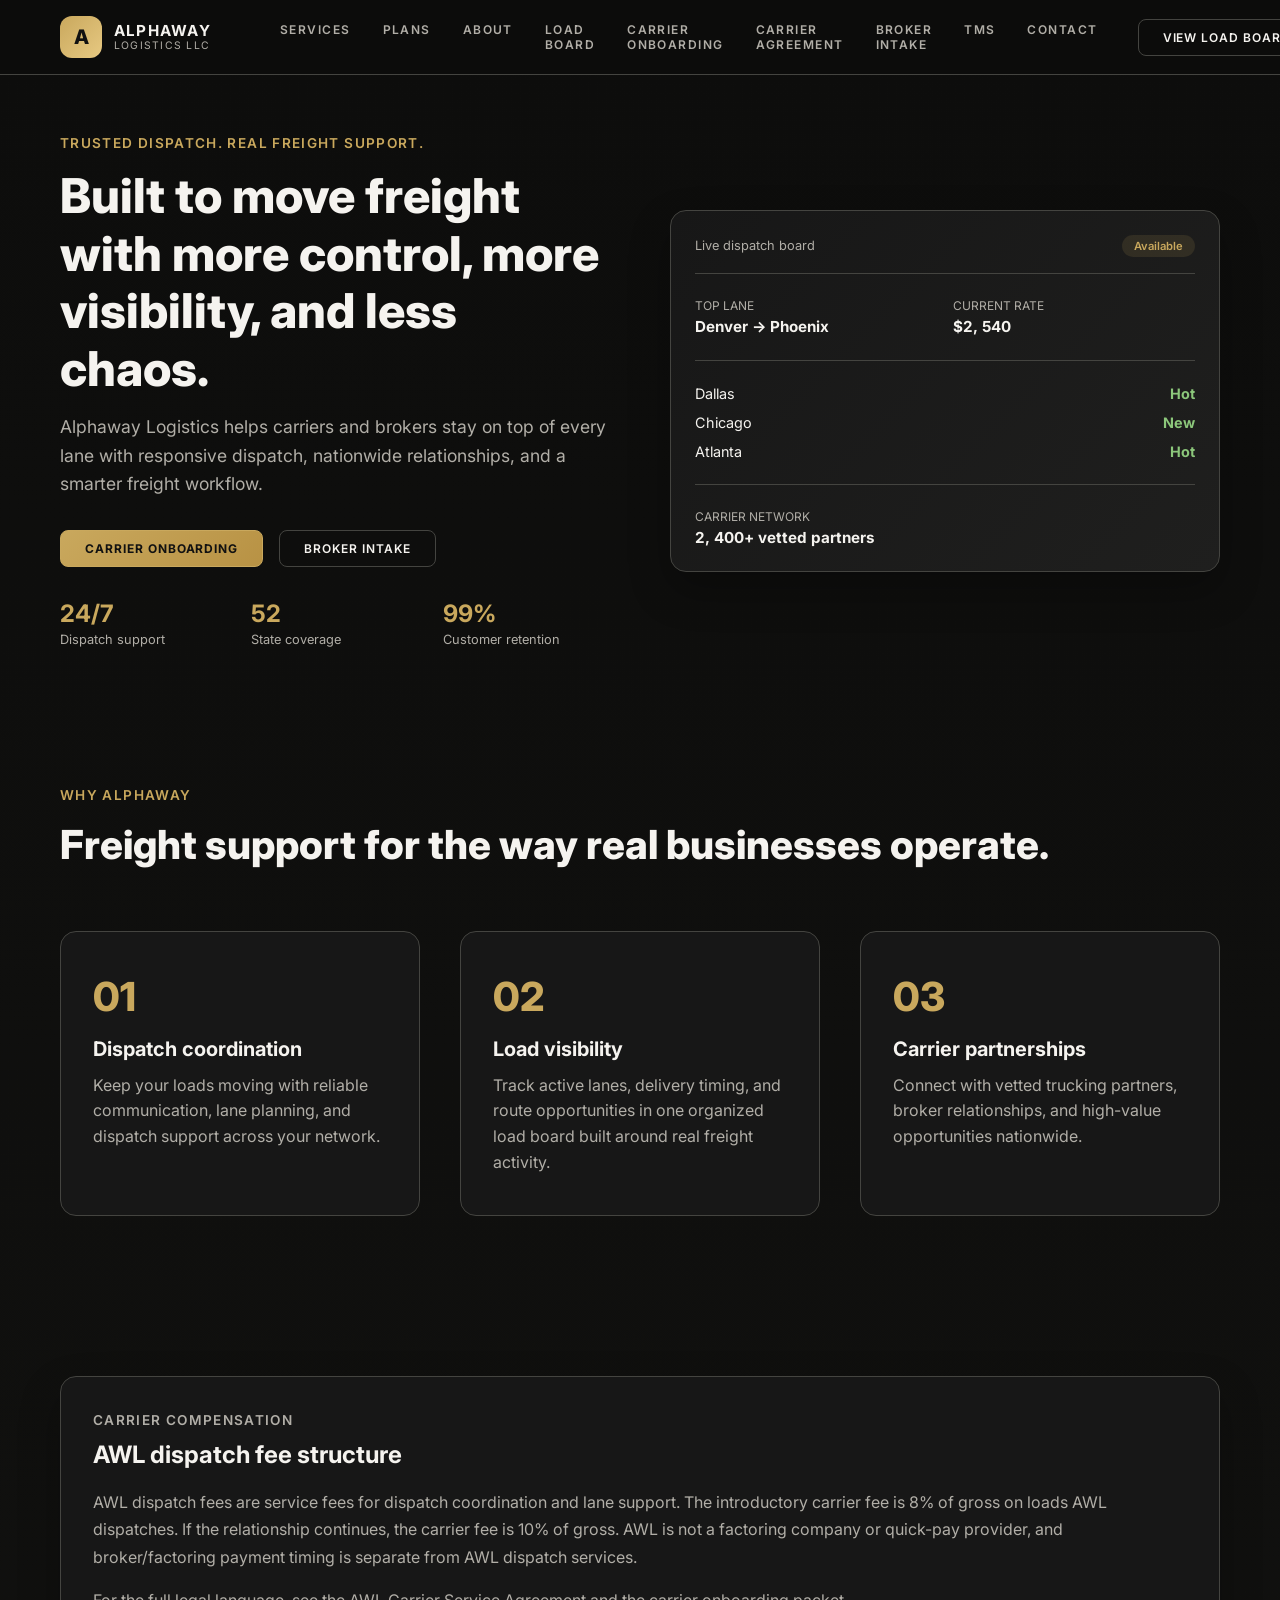
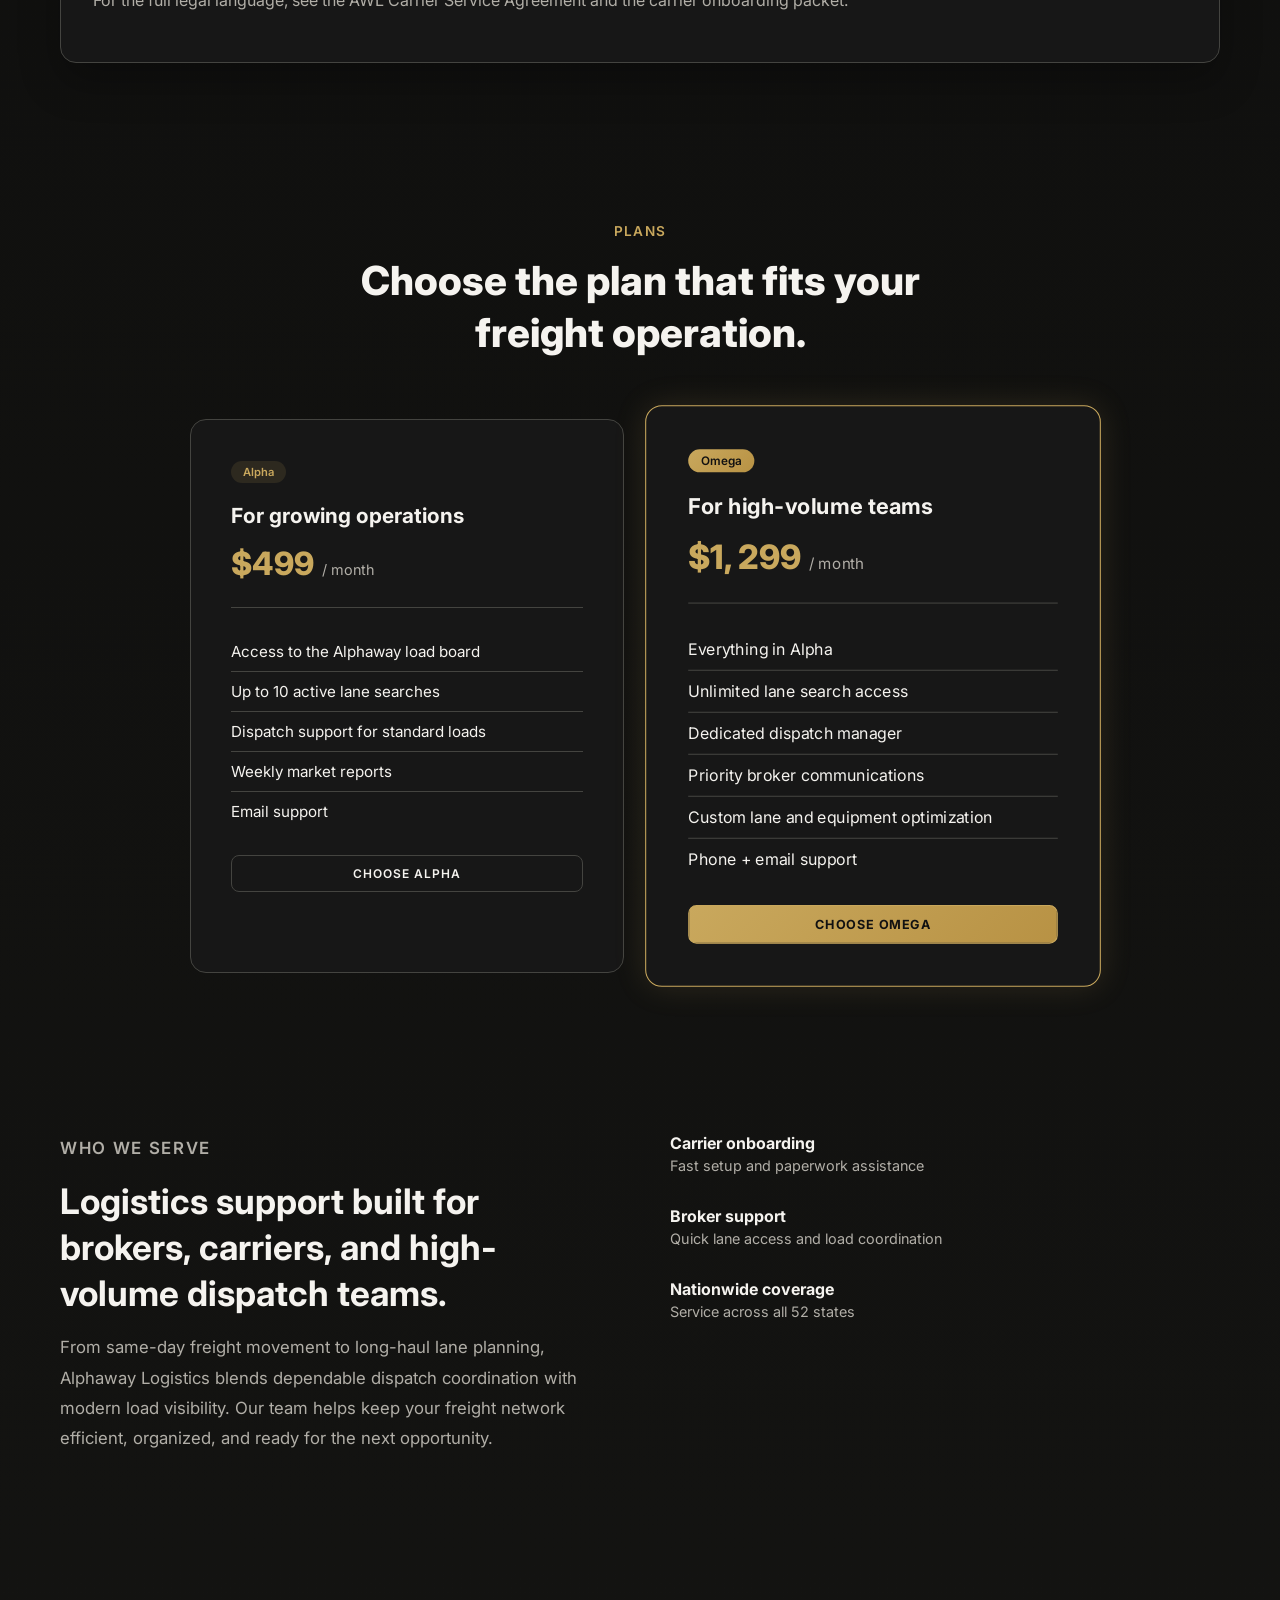
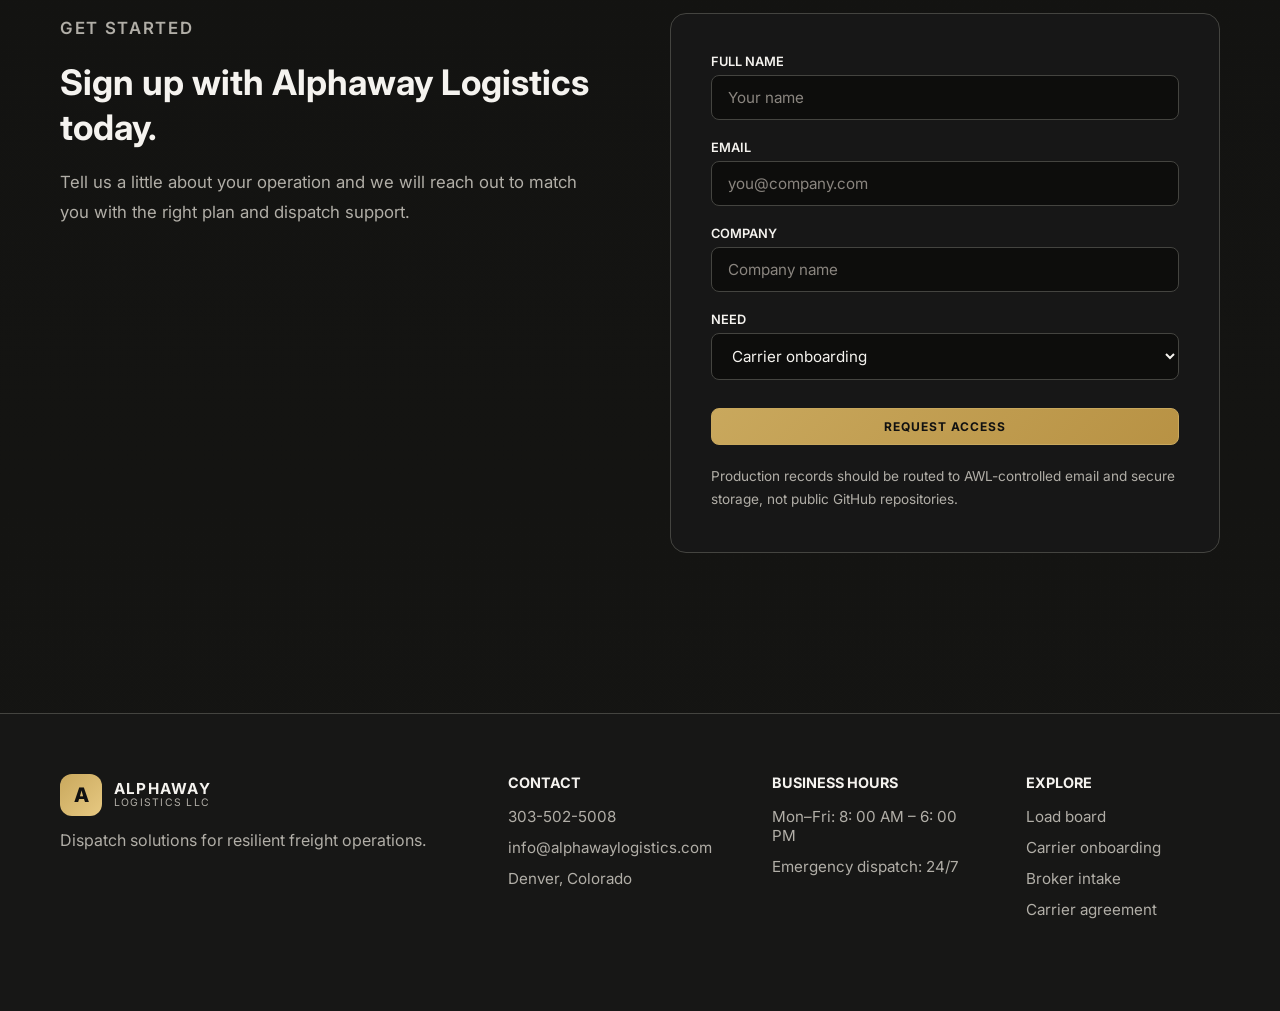
<file: index.html>
<!DOCTYPE html>
<html lang="en-US">
<head>
    <meta charset="UTF-8">
    <meta name="viewport" content="width=device-width, initial-scale=1">
    <meta name="description" content="Alphaway Logistics LLC helps carriers and brokers manage freight, dispatch support, and step-by-step onboarding.">
    <title>Alphaway Logistics LLC | Nationwide Freight &amp; Dispatch</title>
    <link rel="preconnect" href="https://fonts.googleapis.com/">
    <link rel="preconnect" href="https://fonts.gstatic.com/" crossorigin="">
    <link href="https://fonts.googleapis.com/css2?family=Inter:wght@300;400;500;600;700;800&display=swap" rel="stylesheet">
    <link rel="stylesheet" href="./css/style.css">
    <script src="./js/script.js" defer=""></script>
</head>
<body class="home-page">
    <header class="site-header">
        <div class="container nav-wrap">
            <a class="brand" href="/" aria-label="Alphaway Home">
                <span class="brand-mark">A</span>
                <span class="brand-copy">
                    <span class="brand-name">Alphaway</span>
                    <small>Logistics LLC</small>
                </span>
            </a>

            <nav class="site-nav" aria-label="Main site navigation">
                <a href="#services">Services</a>
                <a href="#plans">Plans</a>
                <a href="#about">About</a>
                <a href="./loadboard.html">Load board</a>
                <a href="./carrier-onboarding.html">Carrier onboarding</a>
                <a href="./carrier-agreement.html">Carrier agreement</a>
                <a href="./broker-intake.html">Broker intake</a>
                <a href="./tms.html">TMS</a>
                <a href="#contact">Contact</a>
            </nav>

            <div class="nav-actions">
                <a class="ghost-button" href="./loadboard.html">View load board</a>
                <a class="primary-button" href="./tms.html">Open TMS</a>
            </div>
        </div>
    </header>

    <main>
        <section class="hero">
            <div class="container hero-grid">
                <div class="hero-copy">
                    <p class="eyebrow">Trusted dispatch. Real freight support.</p>
                    <h1>Built to move freight with more control, more visibility, and less chaos.</h1>
                    <p class="hero-subtitle">Alphaway Logistics helps carriers and brokers stay on top of every lane with responsive dispatch, nationwide relationships, and a smarter freight workflow.</p>
                    <div class="cta-row">
                        <a class="primary-button" href="./carrier-onboarding.html">Carrier onboarding</a>
                        <a class="ghost-button" href="./broker-intake.html">Broker intake</a>
                    </div>
                    <ul class="hero-metrics">
                        <li><strong>24/7</strong><span>Dispatch support</span></li>
                        <li><strong>52</strong><span>State coverage</span></li>
                        <li><strong>99%</strong><span>Customer retention</span></li>
                    </ul>
                </div>

                <div class="hero-panel">
                    <div class="panel-topbar">
                        <span>Live dispatch board</span>
                        <span class="status-pill">Available</span>
                    </div>
                    <div class="route-summary">
                        <div>
                            <span>Top lane</span>
                            <strong>Denver → Phoenix</strong>
                        </div>
                        <div>
                            <span>Current rate</span>
                            <strong>$2,
540</strong>
                        </div>
                    </div>
                    <div class="mini-lane-list">
                        <div><span>Dallas</span><strong>Hot</strong></div>
                        <div><span>Chicago</span><strong>New</strong></div>
                        <div><span>Atlanta</span><strong>Hot</strong></div>
                    </div>
                    <div class="panel-footer">
                        <span>Carrier network</span>
                        <strong>2,
400+ vetted partners</strong>
                    </div>
                </div>
            </div>
        </section>

        <section id="services" class="section-pad feature-section">
            <div class="container">
                <div class="section-heading">
                    <p class="eyebrow">Why Alphaway</p>
                    <h2>Freight support for the way real businesses operate.</h2>
                </div>

                <div class="feature-grid">
                    <article class="feature-card">
                        <div class="feature-icon">01</div>
                        <h3>Dispatch coordination</h3>
                        <p>Keep your loads moving with reliable communication, lane planning, and dispatch support across your network.</p>
                    </article>
                    <article class="feature-card">
                        <div class="feature-icon">02</div>
                        <h3>Load visibility</h3>
                        <p>Track active lanes, delivery timing, and route opportunities in one organized load board built around real freight activity.</p>
                    </article>
                    <article class="feature-card">
                        <div class="feature-icon">03</div>
                        <h3>Carrier partnerships</h3>
                        <p>Connect with vetted trucking partners, broker relationships, and high-value opportunities nationwide.</p>
                    </article>
                </div>
            </div>
        </section>

        <section class="section-pad legal-notice">
            <div class="container">
                <div class="notice-box">
                    <p class="eyebrow">Carrier compensation</p>
                    <h2>AWL dispatch fee structure</h2>
                    <p>AWL dispatch fees are service fees for dispatch coordination and lane support. The introductory carrier fee is 8% of gross on loads AWL dispatches. If the relationship continues, the carrier fee is 10% of gross. AWL is not a factoring company or quick-pay provider, and broker/factoring payment timing is separate from AWL dispatch services.</p>
                    <p>For the full legal language, see the <a href="./carrier-agreement.html">AWL Carrier Service Agreement</a> and the <a href="./carrier-onboarding.html">carrier onboarding packet</a>.</p>
                </div>
            </div>
        </section>

        <section id="plans" class="section-pad pricing-section">
            <div class="container">
                <div class="section-heading centered">
                    <p class="eyebrow">Plans</p>
                    <h2>Choose the plan that fits your freight operation.</h2>
                </div>

                <div class="pricing-grid">
                    <article class="pricing-card">
                        <div class="pricing-header">
                            <span class="plan-tag">Alpha</span>
                            <h3>For growing operations</h3>
                            <div class="price-row"><span class="price">$499</span><span class="period">/ month</span></div>
                        </div>
                        <ul>
                            <li>Access to the Alphaway load board</li>
                            <li>Up to 10 active lane searches</li>
                            <li>Dispatch support for standard loads</li>
                            <li>Weekly market reports</li>
                            <li>Email support</li>
                        </ul>
                        <a class="ghost-button wide" href="#signup">Choose Alpha</a>
                    </article>

                    <article class="pricing-card featured-plan">
                        <div class="pricing-header">
                            <span class="plan-tag featured-tag">Omega</span>
                            <h3>For high-volume teams</h3>
                            <div class="price-row"><span class="price">$1,
299</span><span class="period">/ month</span></div>
                        </div>
                        <ul>
                            <li>Everything in Alpha</li>
                            <li>Unlimited lane search access</li>
                            <li>Dedicated dispatch manager</li>
                            <li>Priority broker communications</li>
                            <li>Custom lane and equipment optimization</li>
                            <li>Phone + email support</li>
                        </ul>
                        <a class="primary-button wide" href="#signup">Choose Omega</a>
                    </article>
                </div>
            </div>
        </section>

        <section id="about" class="section-pad info-section">
            <div class="container split-grid">
                <div>
                    <p class="eyebrow">Who we serve</p>
                    <h2>Logistics support built for brokers, carriers, and high-volume dispatch teams.</h2>
                    <p>From same-day freight movement to long-haul lane planning, Alphaway Logistics blends dependable dispatch coordination with modern load visibility. Our team helps keep your freight network efficient, organized, and ready for the next opportunity.</p>
                </div>

                <div class="mini-list">
                    <div>
                        <strong>Carrier onboarding</strong>
                        <span>Fast setup and paperwork assistance</span>
                    </div>
                    <div>
                        <strong>Broker support</strong>
                        <span>Quick lane access and load coordination</span>
                    </div>
                    <div>
                        <strong>Nationwide coverage</strong>
                        <span>Service across all 52 states</span>
                    </div>
                </div>
            </div>
        </section>

        <section id="signup" class="section-pad signup-section">
            <div class="container signup-grid">
                <div class="signup-copy">
                    <p class="eyebrow">Get started</p>
                    <h2>Sign up with Alphaway Logistics today.</h2>
                    <p>Tell us a little about your operation and we will reach out to match you with the right plan and dispatch support.</p>
                </div>

                <form class="signup-form" data-mailto="operations@alphawaylogistics.com" data-subject="AWL business inquiry">
                    <label>
                        <span>Full name</span>
                        <input type="text" name="full_name" placeholder="Your name" required>
                    </label>
                    <label>
                        <span>Email</span>
                        <input type="email" name="email" placeholder="you@company.com" required>
                    </label>
                    <label>
                        <span>Company</span>
                        <input type="text" name="company" placeholder="Company name" required>
                    </label>
                    <label>
                        <span>Need</span>
                        <select name="need">
                            <option>Carrier onboarding</option>
                            <option>Broker intake</option>
                            <option>Dispatch support</option>
                            <option>General inquiry</option>
                        </select>
                    </label>
                    <button class="primary-button" type="submit">Request access</button>
                    <p class="form-note">Production records should be routed to AWL-controlled email and secure storage, not public GitHub repositories.</p>
                </form>
            </div>
        </section>
    </main>

    <footer id="contact" class="site-footer">
        <div class="container footer-grid">
            <div>
                <a class="brand" href="/" aria-label="Alphaway Home">
                    <span class="brand-mark">A</span>
                    <span class="brand-copy">
                        <span class="brand-name">Alphaway</span>
                        <small>Logistics LLC</small>
                    </span>
                </a>
                <p>Dispatch solutions for resilient freight operations.</p>
            </div>

            <div>
                <h3>Contact</h3>
                <ul>
                    <li><a href="tel:3035025008">303-502-5008</a></li>
                    <li><a href="mailto:info@alphawaylogistics.com">info@alphawaylogistics.com</a></li>
                    <li>Denver, Colorado</li>
                </ul>
            </div>

            <div>
                <h3>Business hours</h3>
                <ul>
                    <li>Mon–Fri: 8: 00 AM – 6: 00 PM</li>
                    <li>Emergency dispatch: 24/7</li>
                </ul>
            </div>

            <div>
                <h3>Explore</h3>
                <ul>
                    <li><a href="./loadboard.html">Load board</a></li>
                    <li><a href="./carrier-onboarding.html">Carrier onboarding</a></li>
                    <li><a href="./broker-intake.html">Broker intake</a></li>
                    <li><a href="./carrier-agreement.html">Carrier agreement</a></li>
                </ul>
            </div>
        </div>
    </footer>
</body>
</html>
</file>
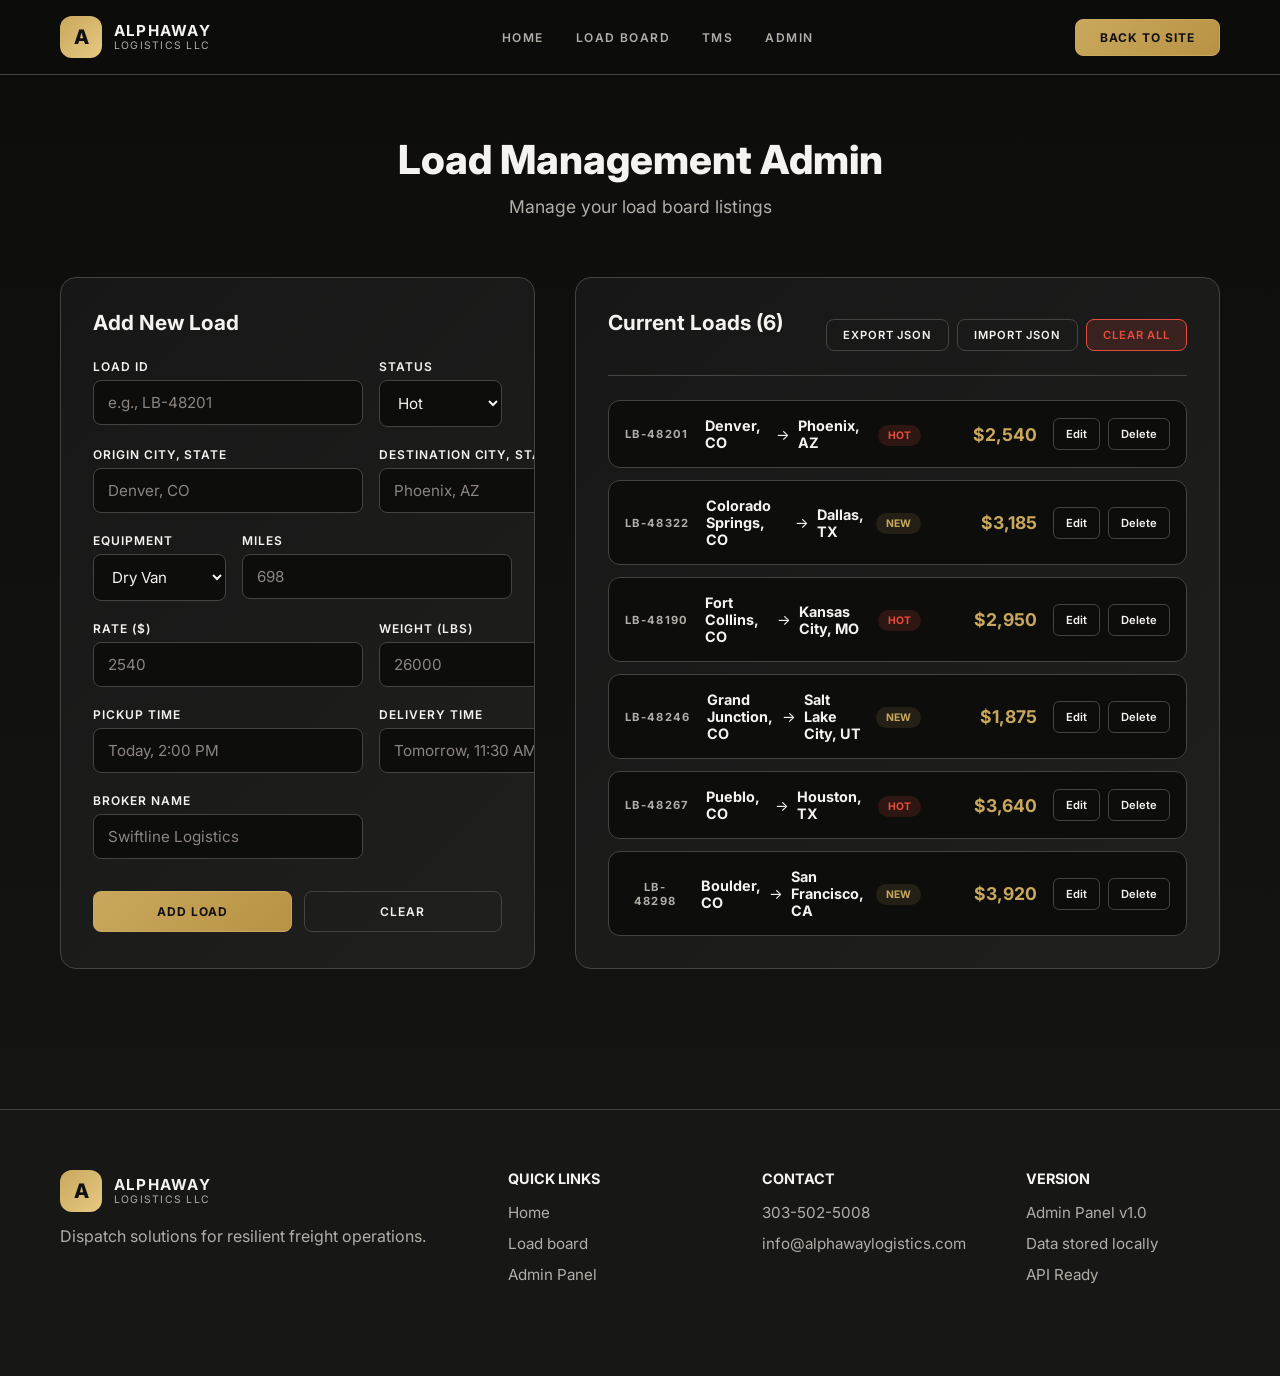
<file: admin.html>
<!DOCTYPE html>
<html lang="en-US">
<head>
    <meta charset="UTF-8">
    <meta name="viewport" content="width=device-width, initial-scale=1">
    <meta name="description" content="Alphaway Logistics - Admin Panel for Load Management">
    <title>Admin Panel | Alphaway Logistics</title>
    <link rel="preconnect" href="https://fonts.googleapis.com/">
    <link rel="preconnect" href="https://fonts.gstatic.com/" crossorigin="">
    <link href="https://fonts.googleapis.com/css2?family=Inter:wght@300;400;500;600;700;800&display=swap" rel="stylesheet">
    <link rel="stylesheet" href="./css/style.css">
    <link rel="stylesheet" href="./css/admin.css">
    <script src="./js/script.js" defer=""></script>
    <script src="./js/admin.js" defer=""></script>
</head>
<body class="admin-page">
    <header class="site-header">
        <div class="container nav-wrap">
            <a class="brand" href="/" aria-label="Alphaway Home">
                <span class="brand-mark">A</span>
                <span class="brand-copy">
                    <span class="brand-name">Alphaway</span>
                    <small>Logistics LLC</small>
                </span>
            </a>

            <nav class="site-nav" aria-label="Main site navigation">
                <a href="./index.html">Home</a>
                <a href="./loadboard.html">Load board</a>
                <a href="./tms.html">TMS</a>
                <a href="./admin.html" class="active">Admin</a>
            </nav>

            <div class="nav-actions">
                <a class="primary-button" href="./index.html">Back to Site</a>
            </div>
        </div>
    </header>

    <main class="admin-main">
        <div class="container">
            <div class="admin-header">
                <h1>Load Management Admin</h1>
                <p>Manage your load board listings</p>
            </div>

            <div class="admin-grid">
                <!-- Add Load Form -->
                <section class="admin-section form-section">
                    <h2>Add New Load</h2>
                    <form id="add-load-form" class="load-form">
                        <div class="form-row">
                            <div class="form-group">
                                <label for="load-id">Load ID</label>
                                <input type="text" id="load-id" placeholder="e.g., LB-48201" required>
                            </div>
                            <div class="form-group">
                                <label for="load-status">Status</label>
                                <select id="load-status" required>
                                    <option value="Hot">Hot</option>
                                    <option value="New">New</option>
                                    <option value="Available">Available</option>
                                </select>
                            </div>
                        </div>

                        <div class="form-row">
                            <div class="form-group">
                                <label for="load-origin">Origin City, State</label>
                                <input type="text" id="load-origin" placeholder="Denver, CO" required>
                            </div>
                            <div class="form-group">
                                <label for="load-destination">Destination City, State</label>
                                <input type="text" id="load-destination" placeholder="Phoenix, AZ" required>
                            </div>
                        </div>

                        <div class="form-row">
                            <div class="form-group">
                                <label for="load-equipment">Equipment</label>
                                <select id="load-equipment" required>
                                    <option value="Dry Van">Dry Van</option>
                                    <option value="Reefer">Reefer</option>
                                    <option value="Flatbed">Flatbed</option>
                                    <option value="Tanker">Tanker</option>
                                    <option value="Specialized">Specialized</option>
                                </select>
                            </div>
                            <div class="form-group">
                                <label for="load-miles">Miles</label>
                                <input type="number" id="load-miles" placeholder="698" required>
                            </div>
                        </div>

                        <div class="form-row">
                            <div class="form-group">
                                <label for="load-rate">Rate ($)</label>
                                <input type="number" id="load-rate" placeholder="2540" required>
                            </div>
                            <div class="form-group">
                                <label for="load-weight">Weight (lbs)</label>
                                <input type="number" id="load-weight" placeholder="26000" required>
                            </div>
                        </div>

                        <div class="form-row">
                            <div class="form-group">
                                <label for="load-pickup">Pickup Time</label>
                                <input type="text" id="load-pickup" placeholder="Today, 2:00 PM" required>
                            </div>
                            <div class="form-group">
                                <label for="load-delivery">Delivery Time</label>
                                <input type="text" id="load-delivery" placeholder="Tomorrow, 11:30 AM" required>
                            </div>
                        </div>

                        <div class="form-row">
                            <div class="form-group">
                                <label for="load-broker">Broker Name</label>
                                <input type="text" id="load-broker" placeholder="Swiftline Logistics" required>
                            </div>
                        </div>

                        <div class="form-actions">
                            <button type="submit" class="primary-button">Add Load</button>
                            <button type="reset" class="ghost-button">Clear</button>
                        </div>
                    </form>
                </section>

                <!-- Loads List -->
                <section class="admin-section loads-section">
                    <div class="section-header">
                        <h2>Current Loads (<span id="load-count">0</span>)</h2>
                        <div class="section-actions">
                            <button id="export-btn" class="ghost-button">Export JSON</button>
                            <button id="import-btn" class="ghost-button">Import JSON</button>
                            <button id="clear-all-btn" class="ghost-button danger">Clear All</button>
                        </div>
                    </div>

                    <div id="loads-admin-list" class="loads-admin-list">
                        <!-- Loads will be rendered here -->
                    </div>
                </section>
            </div>

            <input type="file" id="import-file" style="display: none;" accept=".json">
        </div>
    </main>

    <footer id="contact" class="site-footer">
        <div class="container footer-grid">
            <div>
                <a class="brand" href="/" aria-label="Alphaway Home">
                    <span class="brand-mark">A</span>
                    <span class="brand-copy">
                        <span class="brand-name">Alphaway</span>
                        <small>Logistics LLC</small>
                    </span>
                </a>
                <p>Dispatch solutions for resilient freight operations.</p>
            </div>

            <div>
                <h3>Quick Links</h3>
                <ul>
                    <li><a href="/">Home</a></li>
                    <li><a href="./loadboard.html">Load board</a></li>
                    <li><a href="./admin.html">Admin Panel</a></li>
                </ul>
            </div>

            <div>
                <h3>Contact</h3>
                <ul>
                    <li><a href="tel:3035025008">303-502-5008</a></li>
                    <li><a href="mailto:info@alphawaylogistics.com">info@alphawaylogistics.com</a></li>
                </ul>
            </div>

            <div>
                <h3>Version</h3>
                <ul>
                    <li>Admin Panel v1.0</li>
                    <li>Data stored locally</li>
                    <li><a href="#" onclick="alert('Ready for backend integration')">API Ready</a></li>
                </ul>
            </div>
        </div>
    </footer>
</body>
</html>
</file>
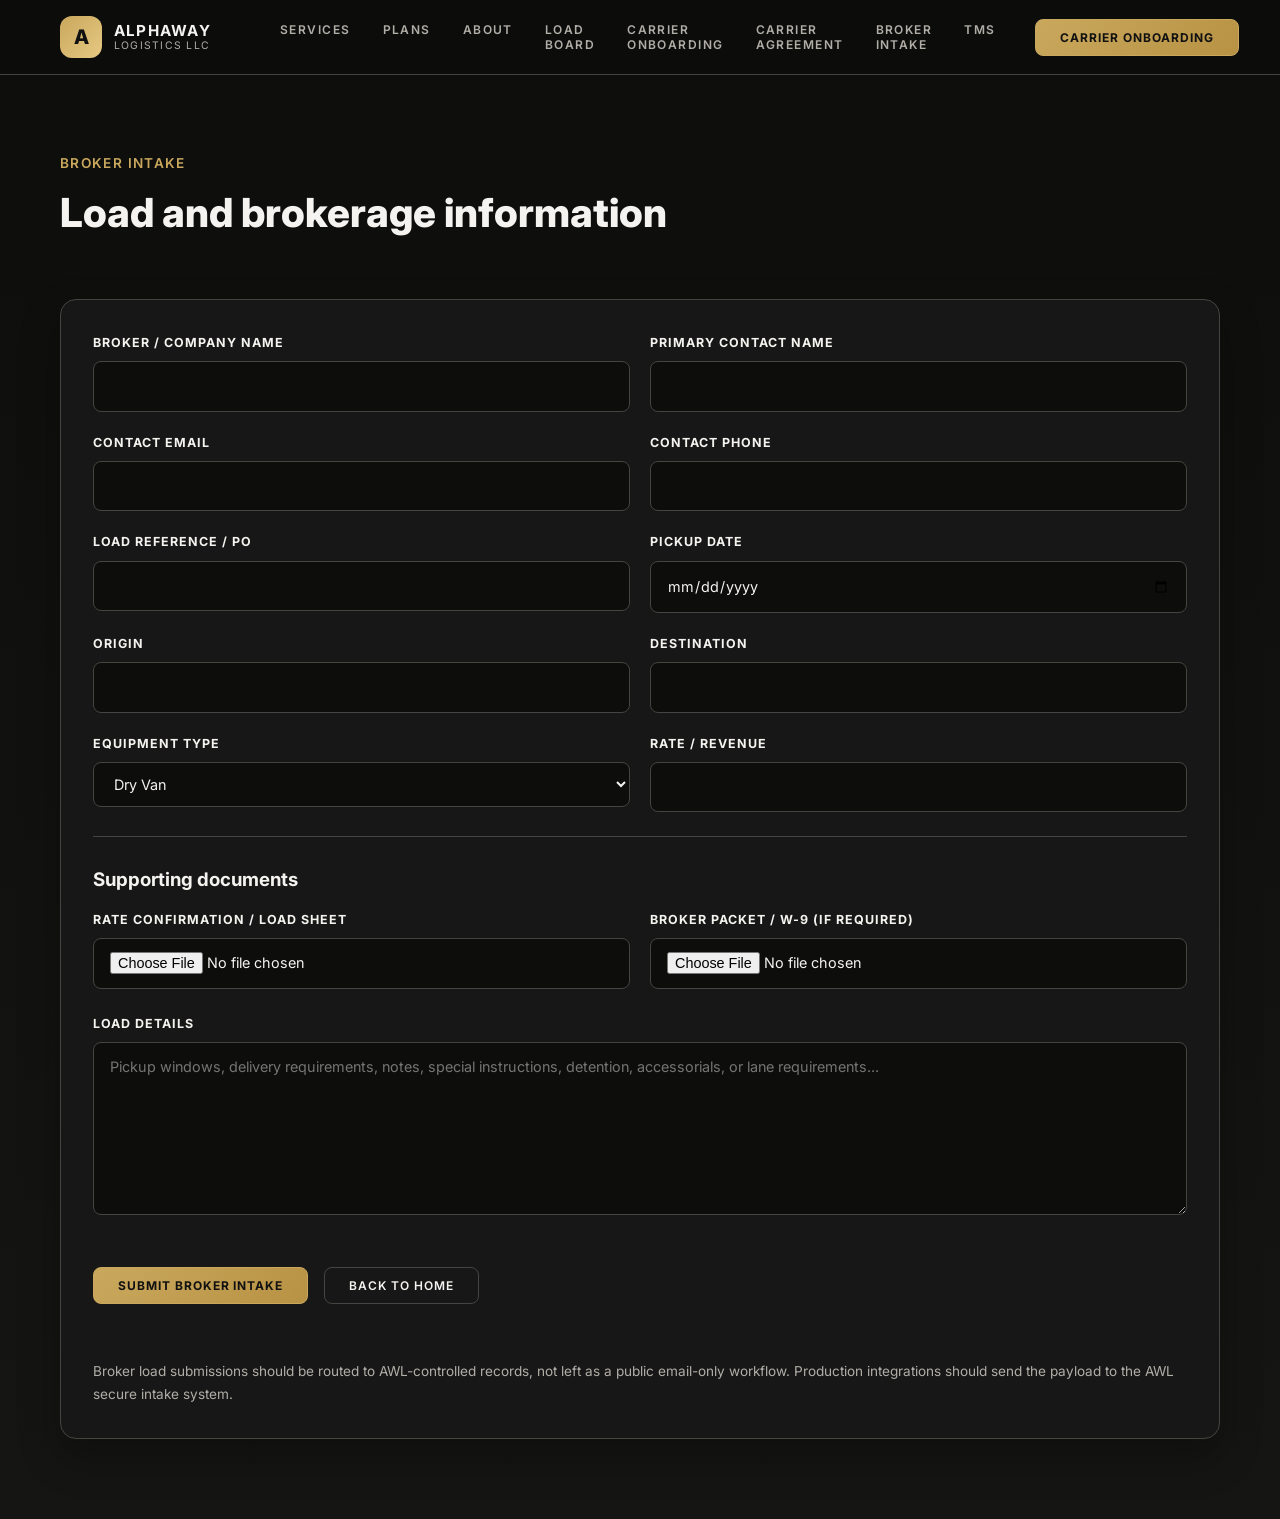
<file: broker-intake.html>
<!DOCTYPE html>
<html lang="en-US">
<head>
    <meta charset="UTF-8">
    <meta name="viewport" content="width=device-width, initial-scale=1">
    <meta name="description" content="Broker intake form for Alphaway Logistics LLC.">
    <title>Broker Intake | Alphaway Logistics LLC</title>
    <link rel="preconnect" href="https://fonts.googleapis.com/">
    <link rel="preconnect" href="https://fonts.gstatic.com/" crossorigin="">
    <link href="https://fonts.googleapis.com/css2?family=Inter:wght@300;400;500;600;700;800&display=swap" rel="stylesheet">
    <link rel="stylesheet" href="./css/style.css">
    <script src="./js/script.js" defer=""></script>
</head>
<body>
    <header class="site-header">
        <div class="container nav-wrap">
            <a class="brand" href="./index.html" aria-label="Alphaway Home">
                <span class="brand-mark">A</span>
                <span class="brand-copy">
                    <span class="brand-name">Alphaway</span>
                    <small>Logistics LLC</small>
                </span>
            </a>

            <nav class="site-nav" aria-label="Main site navigation">
                <a href="./index.html#services">Services</a>
                <a href="./index.html#plans">Plans</a>
                <a href="./index.html#about">About</a>
                <a href="./loadboard.html">Load board</a>
                <a href="./carrier-onboarding.html">Carrier onboarding</a>
                <a href="./carrier-agreement.html">Carrier agreement</a>
                <a href="./broker-intake.html">Broker intake</a>
                <a href="./tms.html">TMS</a>
            </nav>

            <div class="nav-actions">
                <a class="primary-button" href="./carrier-onboarding.html">Carrier onboarding</a>
            </div>
        </div>
    </header>

    <main>
        <section class="section-pad">
            <div class="container">
                <div class="section-heading">
                    <p class="eyebrow">Broker intake</p>
                    <h2>Load and brokerage information</h2>
                </div>

                <form class="onboarding-form" data-mailto="operations@alphawaylogistics.com" data-subject="AWL broker intake submission">
                    <div class="form-grid two-col">
                        <label>
                            <span>Broker / company name</span>
                            <input type="text" name="broker_company_name" required>
                        </label>
                        <label>
                            <span>Primary contact name</span>
                            <input type="text" name="broker_contact_name" required>
                        </label>
                        <label>
                            <span>Contact email</span>
                            <input type="email" name="broker_contact_email" required>
                        </label>
                        <label>
                            <span>Contact phone</span>
                            <input type="tel" name="broker_contact_phone">
                        </label>
                        <label>
                            <span>Load reference / PO</span>
                            <input type="text" name="load_reference">
                        </label>
                        <label>
                            <span>Pickup date</span>
                            <input type="date" name="pickup_date">
                        </label>
                        <label>
                            <span>Origin</span>
                            <input type="text" name="origin" required>
                        </label>
                        <label>
                            <span>Destination</span>
                            <input type="text" name="destination" required>
                        </label>
                        <label>
                            <span>Equipment type</span>
                            <select name="equipment_type">
                                <option>Dry Van</option>
                                <option>Reefer</option>
                                <option>Flatbed</option>
                                <option>Power Only</option>
                                <option>Box Truck</option>
                            </select>
                        </label>
                        <label>
                            <span>Rate / revenue</span>
                            <input type="text" name="rate_revenue">
                        </label>
                    </div>

                    <div class="file-section">
                        <h3>Supporting documents</h3>
                        <div class="upload-grid">
                            <label>
                                <span>Rate confirmation / load sheet</span>
                                <input type="file" name="load_sheet_upload" accept=".pdf,.doc,.docx,.png,.jpg,.jpeg">
                            </label>
                            <label>
                                <span>Broker packet / W-9 (if required)</span>
                                <input type="file" name="broker_documents_upload" accept=".pdf,.doc,.docx,.png,.jpg,.jpeg">
                            </label>
                        </div>
                    </div>

                    <label>
                        <span>Load details</span>
                        <textarea name="load_details" rows="6" placeholder="Pickup windows, delivery requirements, notes, special instructions, detention, accessorials, or lane requirements..."></textarea>
                    </label>

                    <div class="cta-row legal-actions">
                        <button class="primary-button" type="submit">Submit broker intake</button>
                        <a class="ghost-button" href="./index.html">Back to home</a>
                    </div>
                    <p class="form-note">Broker load submissions should be routed to AWL-controlled records, not left as a public email-only workflow. Production integrations should send the payload to the AWL secure intake system.</p>
                </form>
            </div>
        </section>
    </main>
</body>
</html>
</file>
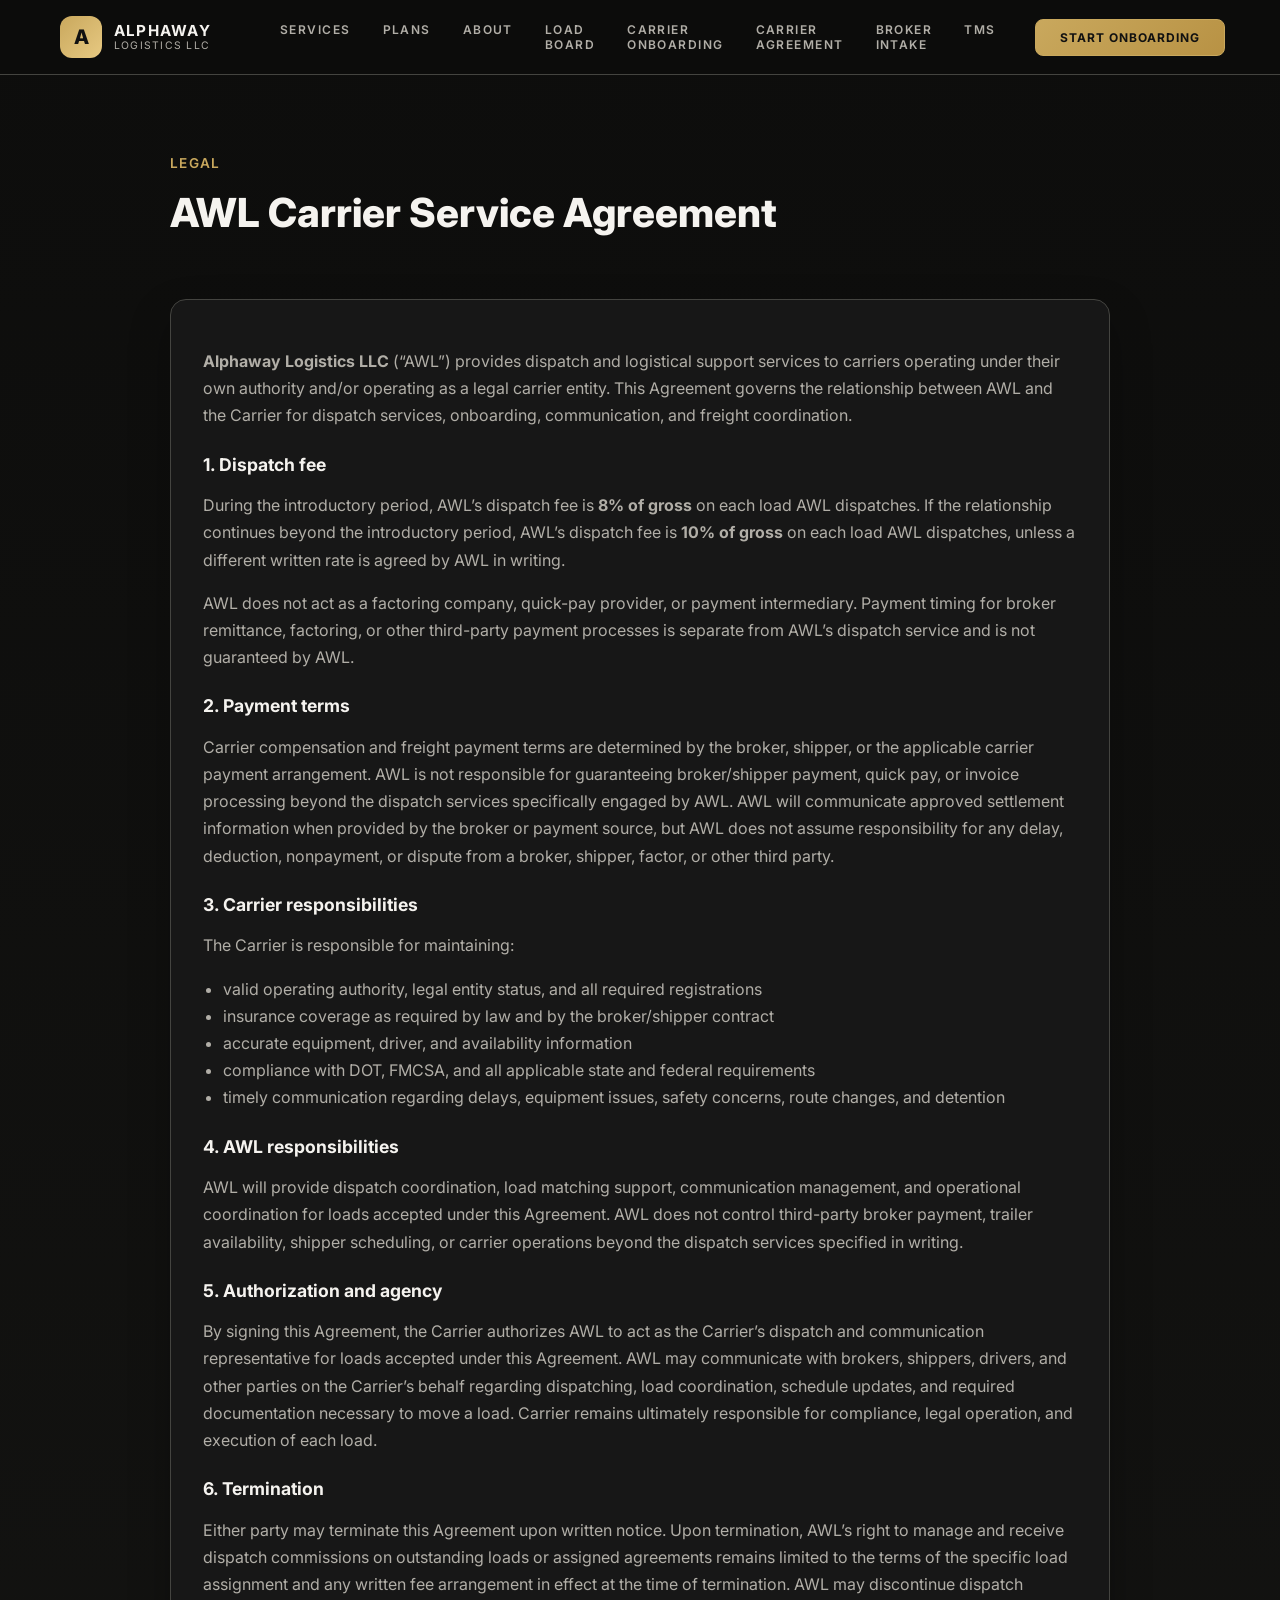
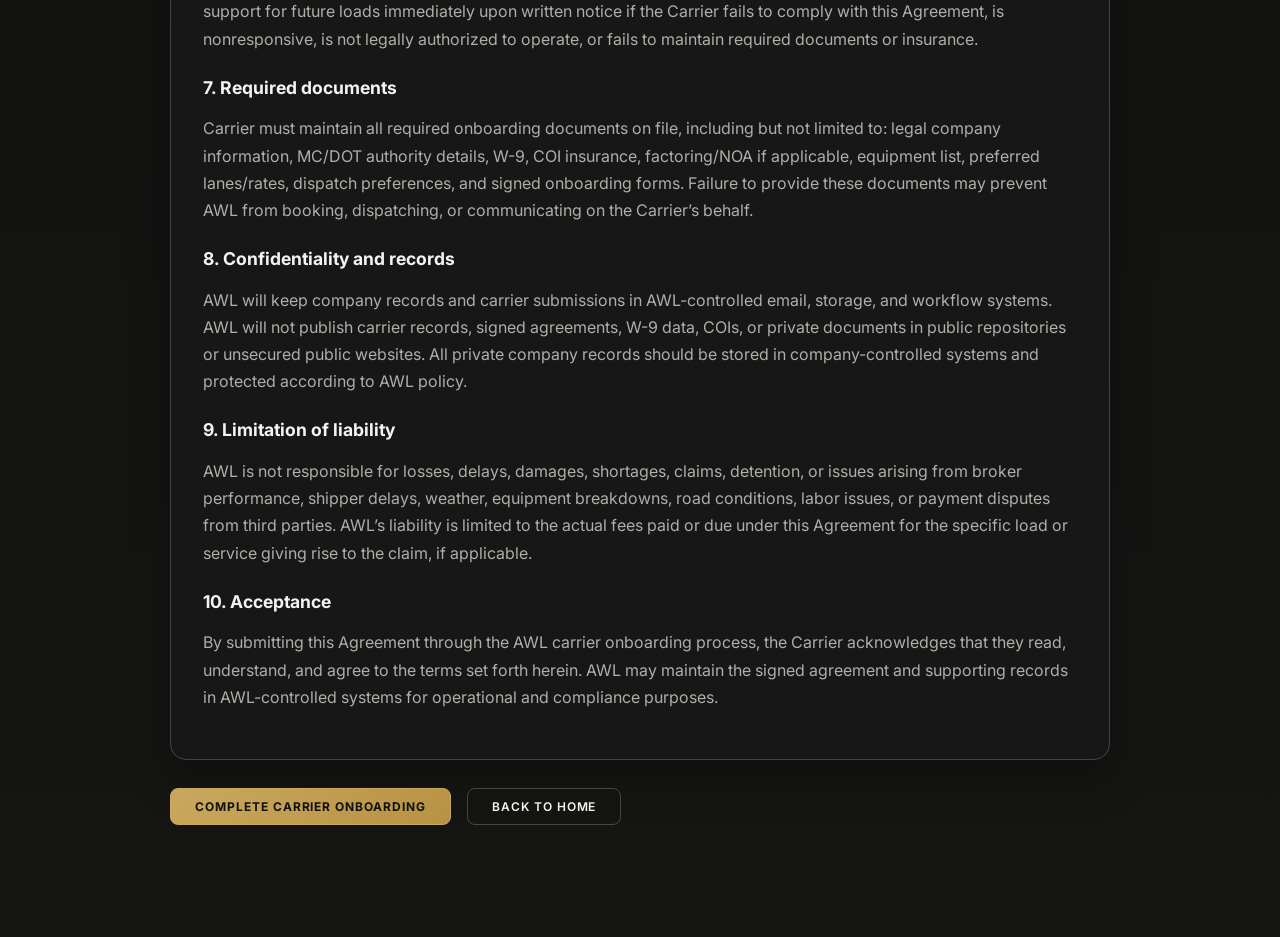
<file: carrier-agreement.html>
<!DOCTYPE html>
<html lang="en-US">
<head>
    <meta charset="UTF-8">
    <meta name="viewport" content="width=device-width, initial-scale=1">
    <meta name="description" content="AWL Carrier Service Agreement and dispatch fee terms for Alphaway Logistics LLC.">
    <title>Carrier Agreement | Alphaway Logistics LLC</title>
    <link rel="preconnect" href="https://fonts.googleapis.com/">
    <link rel="preconnect" href="https://fonts.gstatic.com/" crossorigin="">
    <link href="https://fonts.googleapis.com/css2?family=Inter:wght@300;400;500;600;700;800&display=swap" rel="stylesheet">
    <link rel="stylesheet" href="./css/style.css">
    <script src="./js/script.js" defer=""></script>
</head>
<body>
    <header class="site-header">
        <div class="container nav-wrap">
            <a class="brand" href="./index.html" aria-label="Alphaway Home">
                <span class="brand-mark">A</span>
                <span class="brand-copy">
                    <span class="brand-name">Alphaway</span>
                    <small>Logistics LLC</small>
                </span>
            </a>

            <nav class="site-nav" aria-label="Main site navigation">
                <a href="./index.html#services">Services</a>
                <a href="./index.html#plans">Plans</a>
                <a href="./index.html#about">About</a>
                <a href="./loadboard.html">Load board</a>
                <a href="./carrier-onboarding.html">Carrier onboarding</a>
                <a href="./carrier-agreement.html">Carrier agreement</a>
                <a href="./broker-intake.html">Broker intake</a>
                <a href="./tms.html">TMS</a>
            </nav>

            <div class="nav-actions">
                <a class="primary-button" href="./carrier-onboarding.html">Start onboarding</a>
            </div>
        </div>
    </header>

    <main>
        <section class="section-pad">
            <div class="container legal-page">
                <div class="section-heading">
                    <p class="eyebrow">Legal</p>
                    <h2>AWL Carrier Service Agreement</h2>
                </div>

                <div class="agreement-document">
                    <p><strong>Alphaway Logistics LLC</strong> (“AWL”) provides dispatch and logistical support services to carriers operating under their own authority and/or operating as a legal carrier entity. This Agreement governs the relationship between AWL and the Carrier for dispatch services, onboarding, communication, and freight coordination.</p>

                    <h3>1. Dispatch fee</h3>
                    <p>During the introductory period, AWL’s dispatch fee is <strong>8% of gross</strong> on each load AWL dispatches. If the relationship continues beyond the introductory period, AWL’s dispatch fee is <strong>10% of gross</strong> on each load AWL dispatches, unless a different written rate is agreed by AWL in writing.</p>
                    <p>AWL does not act as a factoring company, quick-pay provider, or payment intermediary. Payment timing for broker remittance, factoring, or other third-party payment processes is separate from AWL’s dispatch service and is not guaranteed by AWL.</p>

                    <h3>2. Payment terms</h3>
                    <p>Carrier compensation and freight payment terms are determined by the broker, shipper, or the applicable carrier payment arrangement. AWL is not responsible for guaranteeing broker/shipper payment, quick pay, or invoice processing beyond the dispatch services specifically engaged by AWL. AWL will communicate approved settlement information when provided by the broker or payment source, but AWL does not assume responsibility for any delay, deduction, nonpayment, or dispute from a broker, shipper, factor, or other third party.</p>

                    <h3>3. Carrier responsibilities</h3>
                    <p>The Carrier is responsible for maintaining:</p>
                    <ul>
                        <li>valid operating authority, legal entity status, and all required registrations</li>
                        <li>insurance coverage as required by law and by the broker/shipper contract</li>
                        <li>accurate equipment, driver, and availability information</li>
                        <li>compliance with DOT, FMCSA, and all applicable state and federal requirements</li>
                        <li>timely communication regarding delays, equipment issues, safety concerns, route changes, and detention</li>
                    </ul>

                    <h3>4. AWL responsibilities</h3>
                    <p>AWL will provide dispatch coordination, load matching support, communication management, and operational coordination for loads accepted under this Agreement. AWL does not control third-party broker payment, trailer availability, shipper scheduling, or carrier operations beyond the dispatch services specified in writing.</p>

                    <h3>5. Authorization and agency</h3>
                    <p>By signing this Agreement, the Carrier authorizes AWL to act as the Carrier’s dispatch and communication representative for loads accepted under this Agreement. AWL may communicate with brokers, shippers, drivers, and other parties on the Carrier’s behalf regarding dispatching, load coordination, schedule updates, and required documentation necessary to move a load. Carrier remains ultimately responsible for compliance, legal operation, and execution of each load.</p>

                    <h3>6. Termination</h3>
                    <p>Either party may terminate this Agreement upon written notice. Upon termination, AWL’s right to manage and receive dispatch commissions on outstanding loads or assigned agreements remains limited to the terms of the specific load assignment and any written fee arrangement in effect at the time of termination. AWL may discontinue dispatch support for future loads immediately upon written notice if the Carrier fails to comply with this Agreement, is nonresponsive, is not legally authorized to operate, or fails to maintain required documents or insurance.</p>

                    <h3>7. Required documents</h3>
                    <p>Carrier must maintain all required onboarding documents on file, including but not limited to: legal company information, MC/DOT authority details, W-9, COI insurance, factoring/NOA if applicable, equipment list, preferred lanes/rates, dispatch preferences, and signed onboarding forms. Failure to provide these documents may prevent AWL from booking, dispatching, or communicating on the Carrier’s behalf.</p>

                    <h3>8. Confidentiality and records</h3>
                    <p>AWL will keep company records and carrier submissions in AWL-controlled email, storage, and workflow systems. AWL will not publish carrier records, signed agreements, W-9 data, COIs, or private documents in public repositories or unsecured public websites. All private company records should be stored in company-controlled systems and protected according to AWL policy.</p>

                    <h3>9. Limitation of liability</h3>
                    <p>AWL is not responsible for losses, delays, damages, shortages, claims, detention, or issues arising from broker performance, shipper delays, weather, equipment breakdowns, road conditions, labor issues, or payment disputes from third parties. AWL’s liability is limited to the actual fees paid or due under this Agreement for the specific load or service giving rise to the claim, if applicable.</p>

                    <h3>10. Acceptance</h3>
                    <p>By submitting this Agreement through the AWL carrier onboarding process, the Carrier acknowledges that they read, understand, and agree to the terms set forth herein. AWL may maintain the signed agreement and supporting records in AWL-controlled systems for operational and compliance purposes.</p>
                </div>

                <div class="cta-row legal-actions">
                    <a class="primary-button" href="./carrier-onboarding.html">Complete carrier onboarding</a>
                    <a class="ghost-button" href="./index.html">Back to home</a>
                </div>
            </div>
        </section>
    </main>
</body>
</html>
</file>
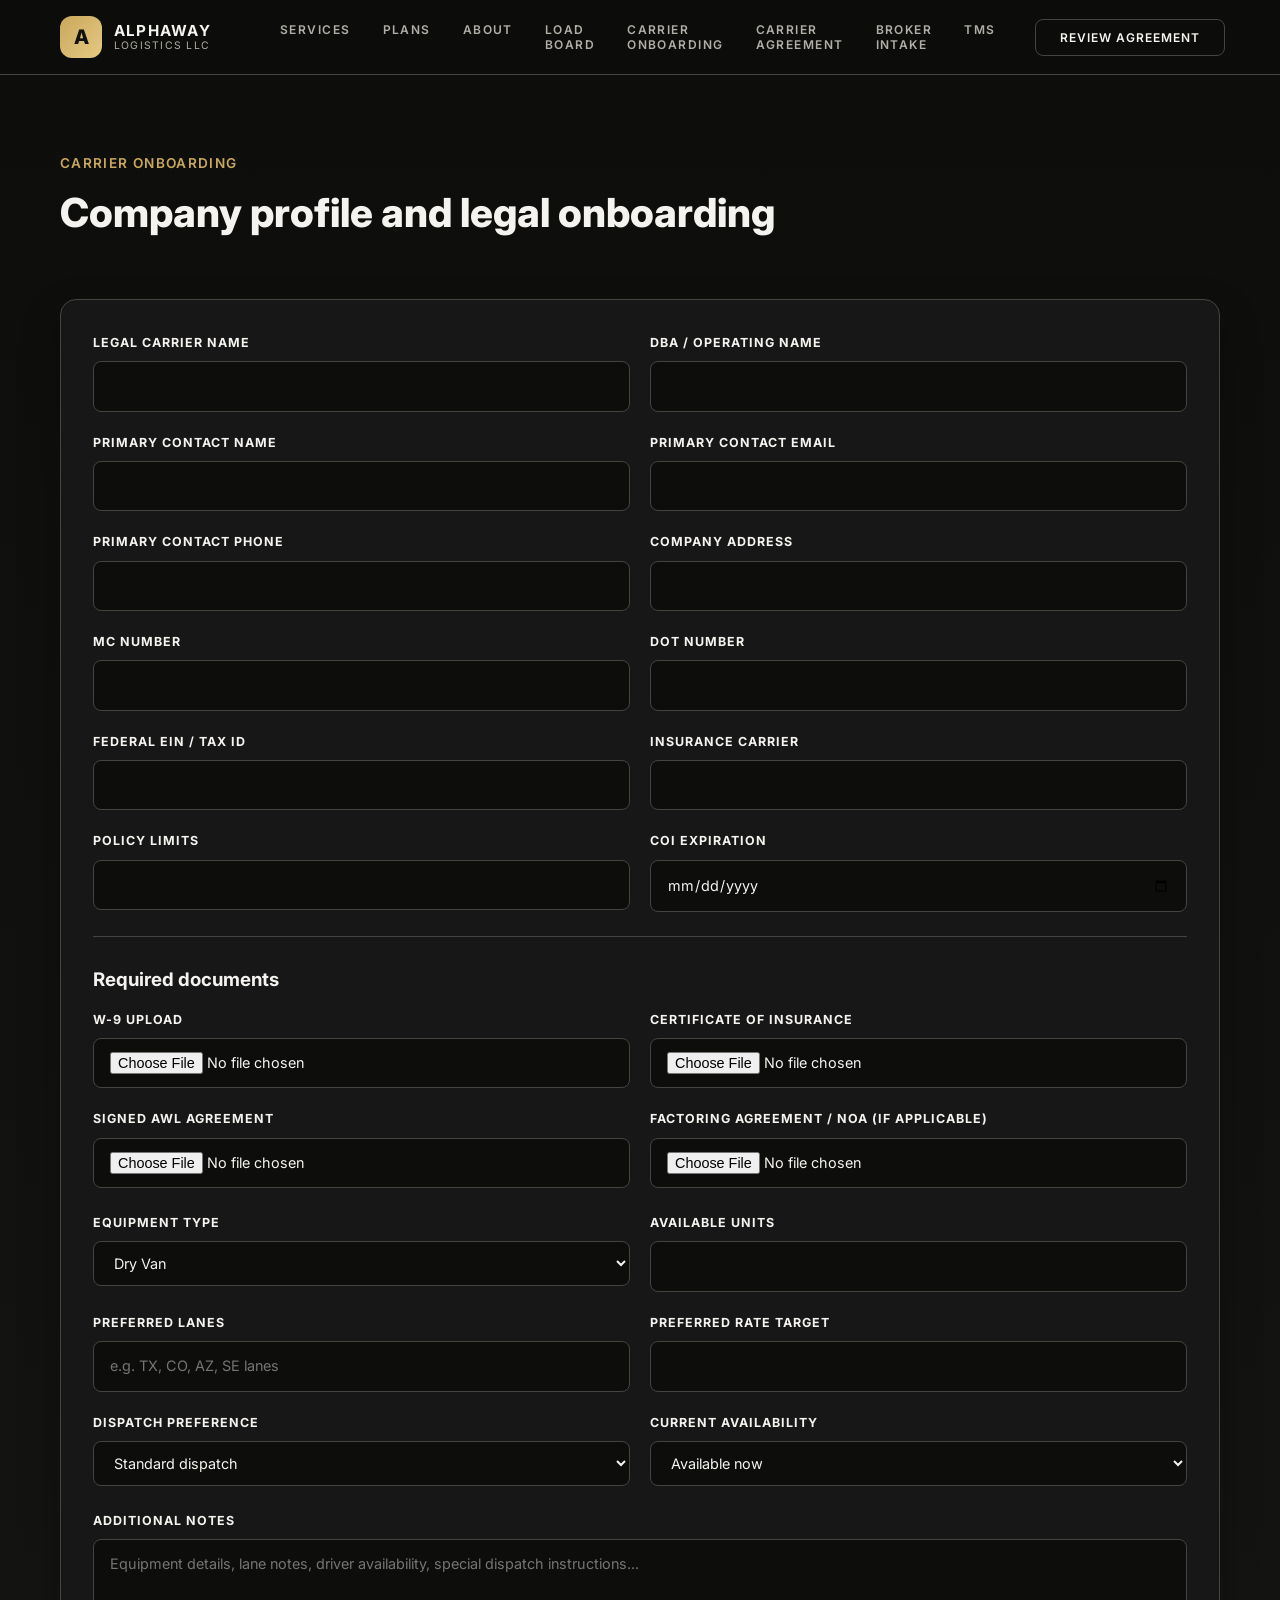
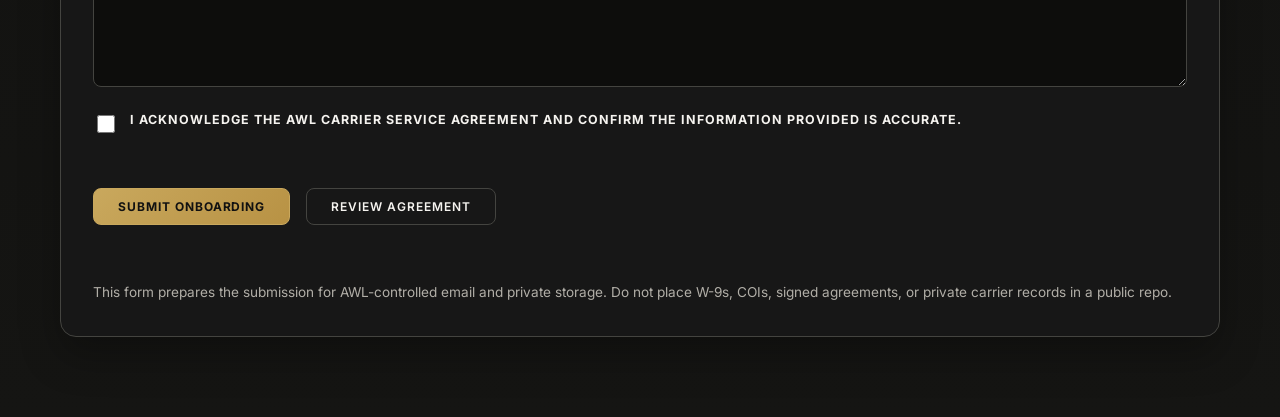
<file: carrier-onboarding.html>
<!DOCTYPE html>
<html lang="en-US">
<head>
    <meta charset="UTF-8">
    <meta name="viewport" content="width=device-width, initial-scale=1">
    <meta name="description" content="Carrier onboarding for Alphaway Logistics LLC. Submit company, MC/DOT, insurance, W-9, equipment and dispatch preferences.">
    <title>Carrier Onboarding | Alphaway Logistics LLC</title>
    <link rel="preconnect" href="https://fonts.googleapis.com/">
    <link rel="preconnect" href="https://fonts.gstatic.com/" crossorigin="">
    <link href="https://fonts.googleapis.com/css2?family=Inter:wght@300;400;500;600;700;800&display=swap" rel="stylesheet">
    <link rel="stylesheet" href="./css/style.css">
    <script src="./js/script.js" defer=""></script>
</head>
<body>
    <header class="site-header">
        <div class="container nav-wrap">
            <a class="brand" href="./index.html" aria-label="Alphaway Home">
                <span class="brand-mark">A</span>
                <span class="brand-copy">
                    <span class="brand-name">Alphaway</span>
                    <small>Logistics LLC</small>
                </span>
            </a>

            <nav class="site-nav" aria-label="Main site navigation">
                <a href="./index.html#services">Services</a>
                <a href="./index.html#plans">Plans</a>
                <a href="./index.html#about">About</a>
                <a href="./loadboard.html">Load board</a>
                <a href="./carrier-onboarding.html">Carrier onboarding</a>
                <a href="./carrier-agreement.html">Carrier agreement</a>
                <a href="./broker-intake.html">Broker intake</a>
                <a href="./tms.html">TMS</a>
            </nav>

            <div class="nav-actions">
                <a class="ghost-button" href="./carrier-agreement.html">Review agreement</a>
            </div>
        </div>
    </header>

    <main>
        <section class="section-pad">
            <div class="container">
                <div class="section-heading">
                    <p class="eyebrow">Carrier onboarding</p>
                    <h2>Company profile and legal onboarding</h2>
                </div>

                <form class="onboarding-form" data-mailto="operations@alphawaylogistics.com" data-subject="AWL carrier onboarding submission">
                    <div class="form-grid two-col">
                        <label>
                            <span>Legal carrier name</span>
                            <input type="text" name="legal_carrier_name" required>
                        </label>
                        <label>
                            <span>DBA / operating name</span>
                            <input type="text" name="dba_name">
                        </label>
                        <label>
                            <span>Primary contact name</span>
                            <input type="text" name="primary_contact_name" required>
                        </label>
                        <label>
                            <span>Primary contact email</span>
                            <input type="email" name="primary_contact_email" required>
                        </label>
                        <label>
                            <span>Primary contact phone</span>
                            <input type="tel" name="primary_contact_phone" required>
                        </label>
                        <label>
                            <span>Company address</span>
                            <input type="text" name="company_address" required>
                        </label>
                        <label>
                            <span>MC number</span>
                            <input type="text" name="mc_number">
                        </label>
                        <label>
                            <span>DOT number</span>
                            <input type="text" name="dot_number">
                        </label>
                        <label>
                            <span>Federal EIN / Tax ID</span>
                            <input type="text" name="ein">
                        </label>
                        <label>
                            <span>Insurance carrier</span>
                            <input type="text" name="insurance_carrier">
                        </label>
                        <label>
                            <span>Policy limits</span>
                            <input type="text" name="policy_limits">
                        </label>
                        <label>
                            <span>COI expiration</span>
                            <input type="date" name="coi_expiration">
                        </label>
                    </div>

                    <div class="file-section">
                        <h3>Required documents</h3>
                        <div class="upload-grid">
                            <label>
                                <span>W-9 upload</span>
                                <input type="file" name="w9_upload" accept=".pdf,.png,.jpg,.jpeg">
                            </label>
                            <label>
                                <span>Certificate of insurance</span>
                                <input type="file" name="coi_upload" accept=".pdf,.png,.jpg,.jpeg">
                            </label>
                            <label>
                                <span>Signed AWL agreement</span>
                                <input type="file" name="signed_agreement_upload" accept=".pdf,.png,.jpg,.jpeg">
                            </label>
                            <label>
                                <span>Factoring agreement / NOA (if applicable)</span>
                                <input type="file" name="factoring_noa_upload" accept=".pdf,.png,.jpg,.jpeg">
                            </label>
                        </div>
                    </div>

                    <div class="form-grid two-col">
                        <label>
                            <span>Equipment type</span>
                            <select name="equipment_type">
                                <option>Dry Van</option>
                                <option>Reefer</option>
                                <option>Flatbed</option>
                                <option>Power Only</option>
                                <option>Box Truck</option>
                                <option>Other</option>
                            </select>
                        </label>
                        <label>
                            <span>Available units</span>
                            <input type="number" name="available_units" min="0" step="1">
                        </label>
                        <label>
                            <span>Preferred lanes</span>
                            <input type="text" name="preferred_lanes" placeholder="e.g. TX, CO, AZ, SE lanes">
                        </label>
                        <label>
                            <span>Preferred rate target</span>
                            <input type="text" name="preferred_rate_target">
                        </label>
                        <label>
                            <span>Dispatch preference</span>
                            <select name="dispatch_preference">
                                <option>Standard dispatch</option>
                                <option>Dedicated lane support</option>
                                <option>Broker communication only</option>
                                <option>Flexible dispatch support</option>
                            </select>
                        </label>
                        <label>
                            <span>Current availability</span>
                            <select name="availability_status">
                                <option>Available now</option>
                                <option>Partially available</option>
                                <option>Not available</option>
                            </select>
                        </label>
                    </div>

                    <label>
                        <span>Additional notes</span>
                        <textarea name="additional_notes" rows="5" placeholder="Equipment details, lane notes, driver availability, special dispatch instructions..."></textarea>
                    </label>

                    <label class="checkbox-row">
                        <input type="checkbox" name="carrier_agreement_acknowledged" required>
                        <span>I acknowledge the AWL Carrier Service Agreement and confirm the information provided is accurate.</span>
                    </label>

                    <div class="cta-row legal-actions">
                        <button class="primary-button" type="submit">Submit onboarding</button>
                        <a class="ghost-button" href="./carrier-agreement.html">Review agreement</a>
                    </div>
                    <p class="form-note">This form prepares the submission for AWL-controlled email and private storage. Do not place W-9s, COIs, signed agreements, or private carrier records in a public repo.</p>
                </form>
            </div>
        </section>
    </main>
</body>
</html>
</file>
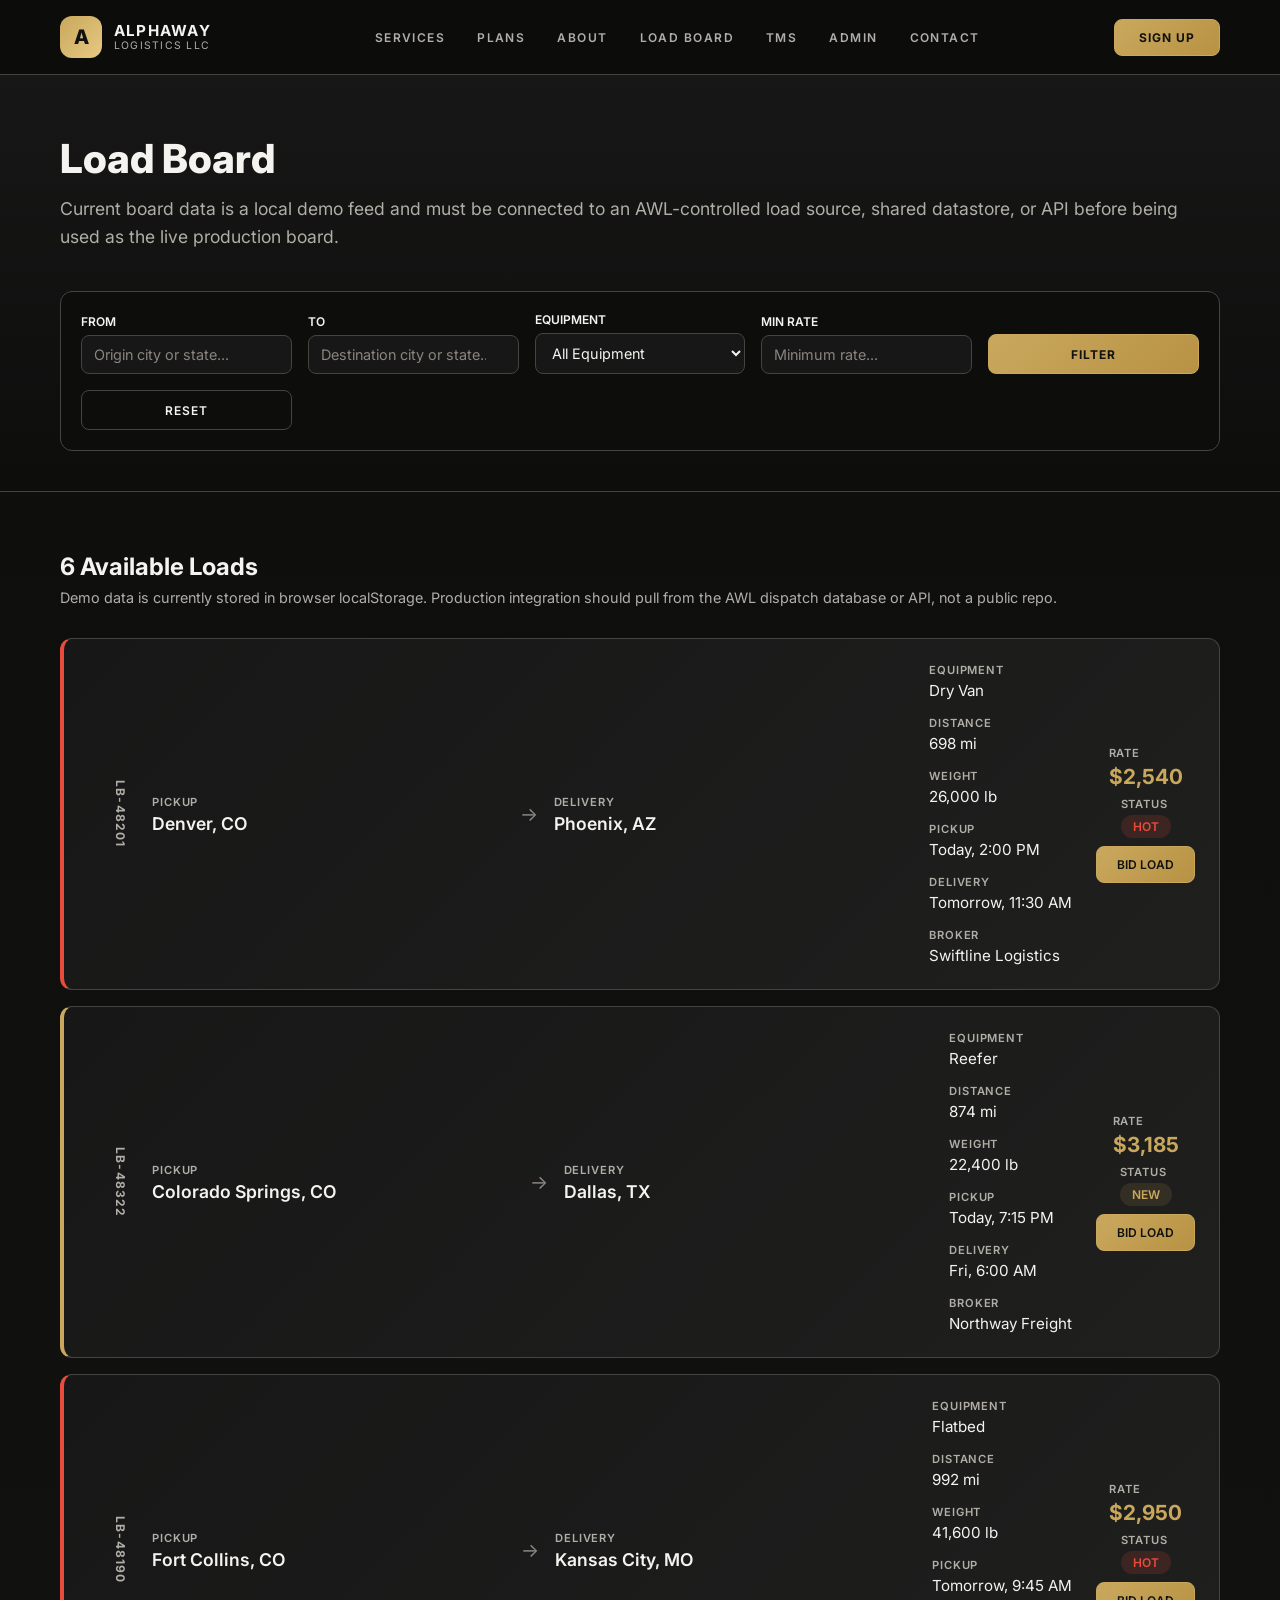
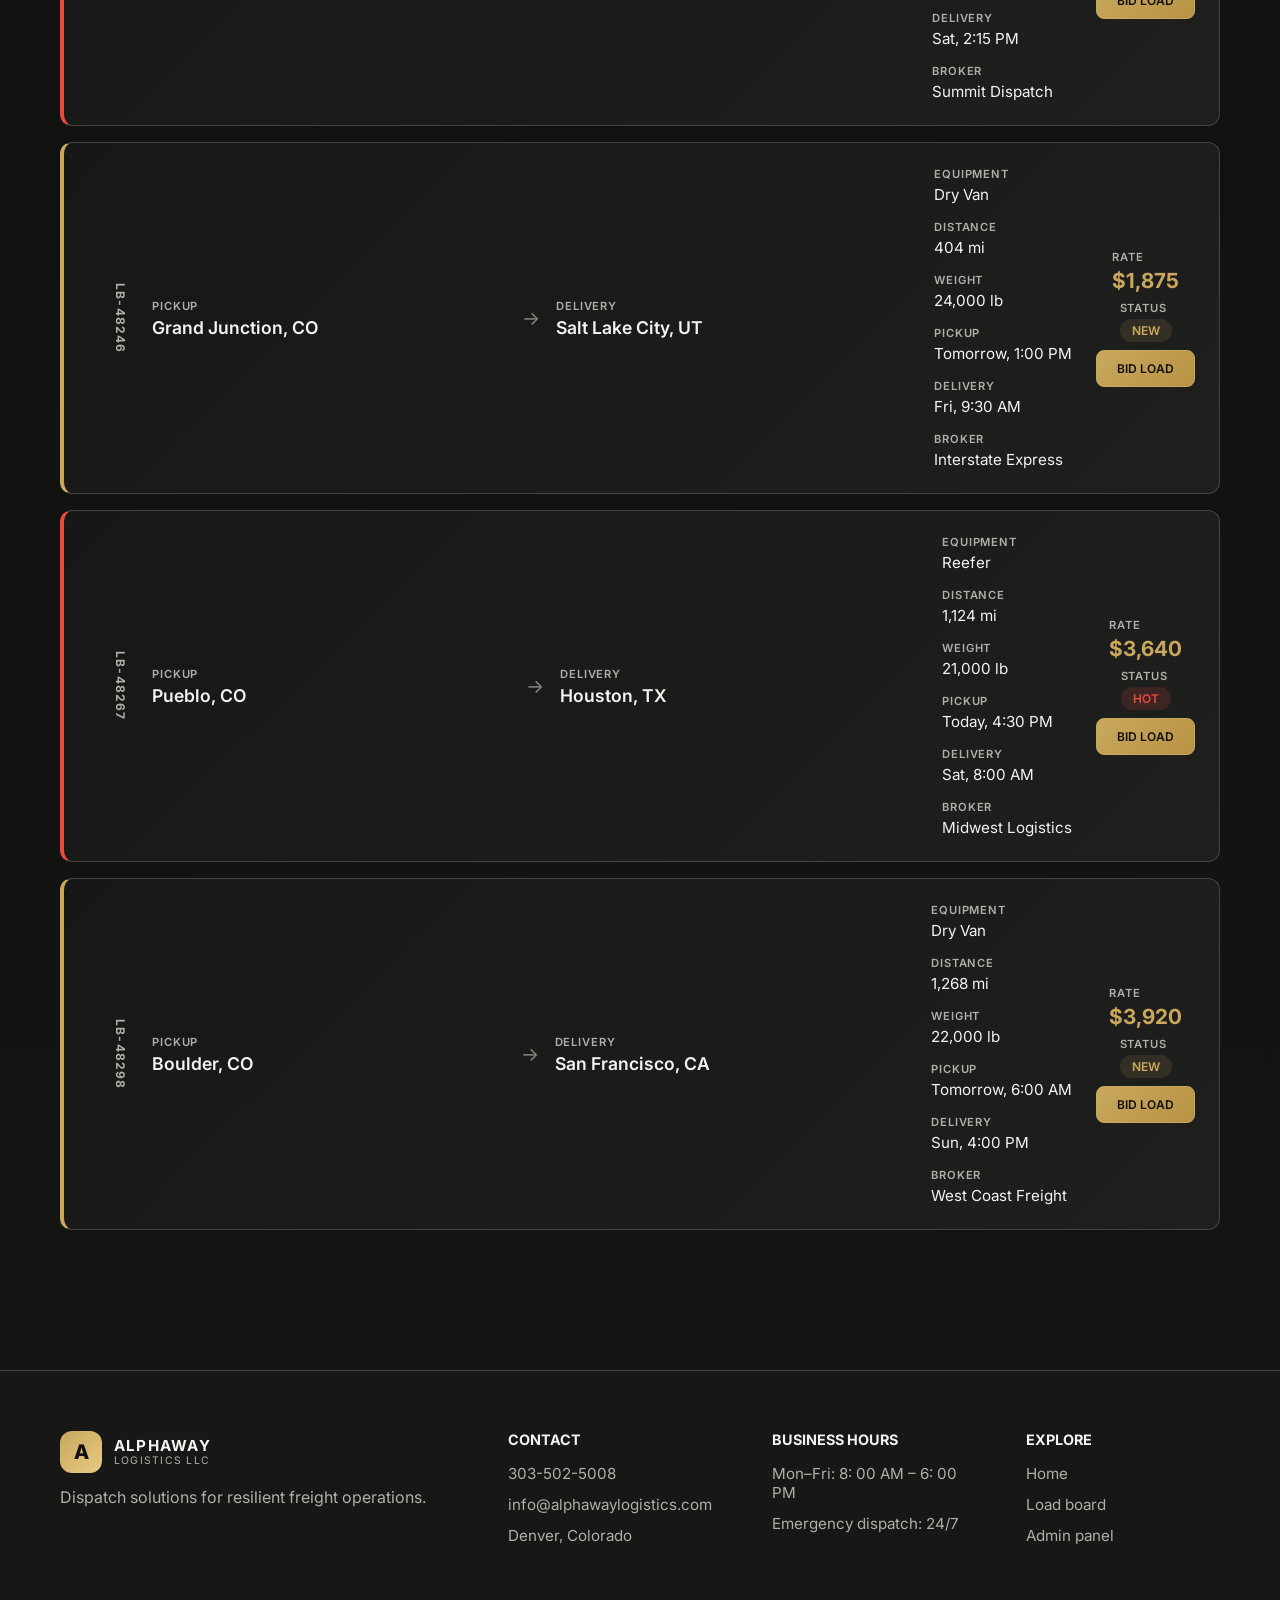
<file: loadboard.html>
<!DOCTYPE html>
<html lang="en-US">
<head>
    <meta charset="UTF-8">
    <meta name="viewport" content="width=device-width, initial-scale=1">
    <meta name="description" content="Alphaway Logistics load board - Browse available freight and dispatch opportunities.">
    <title>Load Board | Alphaway Logistics LLC</title>
    <link rel="preconnect" href="https://fonts.googleapis.com/">
    <link rel="preconnect" href="https://fonts.gstatic.com/" crossorigin="">
    <link href="https://fonts.googleapis.com/css2?family=Inter:wght@300;400;500;600;700;800&display=swap" rel="stylesheet">
    <link rel="stylesheet" href="./css/style.css">
    <link rel="stylesheet" href="./css/loadboard.css">
    <script src="./js/script.js" defer=""></script>
    <script src="./js/loadboard.js" defer=""></script>
</head>
<body class="loadboard-page">
    <header class="site-header">
        <div class="container nav-wrap">
            <a class="brand" href="/" aria-label="Alphaway Home">
                <span class="brand-mark">A</span>
                <span class="brand-copy">
                    <span class="brand-name">Alphaway</span>
                    <small>Logistics LLC</small>
                </span>
            </a>

            <nav class="site-nav" aria-label="Main site navigation">
                <a href="./index.html#services">Services</a>
                <a href="./index.html#plans">Plans</a>
                <a href="./index.html#about">About</a>
                <a href="./loadboard.html">Load board</a>
                <a href="./tms.html">TMS</a>
                <a href="./admin.html">Admin</a>
                <a href="./index.html#contact">Contact</a>
            </nav>

            <div class="nav-actions">
                <a class="primary-button" href="./index.html#signup">Sign up</a>
            </div>
        </div>
    </header>

    <main>
        <section class="loadboard-header">
            <div class="container">
                <div class="header-content">
                    <h1>Load Board</h1>
                    <p>Current board data is a local demo feed and must be connected to an AWL-controlled load source, shared datastore, or API before being used as the live production board.</p>
                </div>

                <div class="filters-section">
                    <div class="filter-group">
                        <label for="origin-search">From</label>
                        <input type="text" id="origin-search" placeholder="Origin city or state..." list="states-list">
                    </div>
                    <div class="filter-group">
                        <label for="destination-search">To</label>
                        <input type="text" id="destination-search" placeholder="Destination city or state..." list="states-list">
                    </div>
                    <div class="filter-group">
                        <label for="equipment-filter">Equipment</label>
                        <select id="equipment-filter">
                            <option value="">All Equipment</option>
                            <option value="Dry Van">Dry Van</option>
                            <option value="Reefer">Reefer</option>
                            <option value="Flatbed">Flatbed</option>
                            <option value="Tanker">Tanker</option>
                        </select>
                    </div>
                    <div class="filter-group">
                        <label for="rate-filter">Min Rate</label>
                        <input type="number" id="rate-filter" placeholder="Minimum rate...">
                    </div>
                    <button class="primary-button" id="filter-btn">Filter</button>
                    <button class="ghost-button" id="reset-btn">Reset</button>
                </div>
            </div>
        </section>

        <section class="loadboard-content">
            <div class="container">
                <div class="results-header">
                    <h2 id="results-count">Available Loads</h2>
                    <p class="board-source-note">Demo data is currently stored in browser localStorage. Production integration should pull from the AWL dispatch database or API, not a public repo.</p>
                </div>

                <div class="loads-list" id="loads-container">
                    <!-- Loads will be rendered here by JavaScript -->
                </div>
            </div>
        </section>
    </main>

    <footer id="contact" class="site-footer">
        <div class="container footer-grid">
            <div>
                <a class="brand" href="/" aria-label="Alphaway Home">
                    <span class="brand-mark">A</span>
                    <span class="brand-copy">
                        <span class="brand-name">Alphaway</span>
                        <small>Logistics LLC</small>
                    </span>
                </a>
                <p>Dispatch solutions for resilient freight operations.</p>
            </div>

            <div>
                <h3>Contact</h3>
                <ul>
                    <li><a href="tel:3035025008">303-502-5008</a></li>
                    <li><a href="mailto:info@alphawaylogistics.com">info@alphawaylogistics.com</a></li>
                    <li>Denver, Colorado</li>
                </ul>
            </div>

            <div>
                <h3>Business hours</h3>
                <ul>
                    <li>Mon–Fri: 8: 00 AM – 6: 00 PM</li>
                    <li>Emergency dispatch: 24/7</li>
                </ul>
            </div>

            <div>
                <h3>Explore</h3>
                <ul>
                    <li><a href="/">Home</a></li>
                    <li><a href="./loadboard.html">Load board</a></li>
                    <li><a href="./admin.html">Admin panel</a></li>
                </ul>
            </div>
        </div>
    </footer>

    <datalist id="states-list">
        <!-- States will be populated by JavaScript -->
    </datalist>
</body>
</html>
</file>
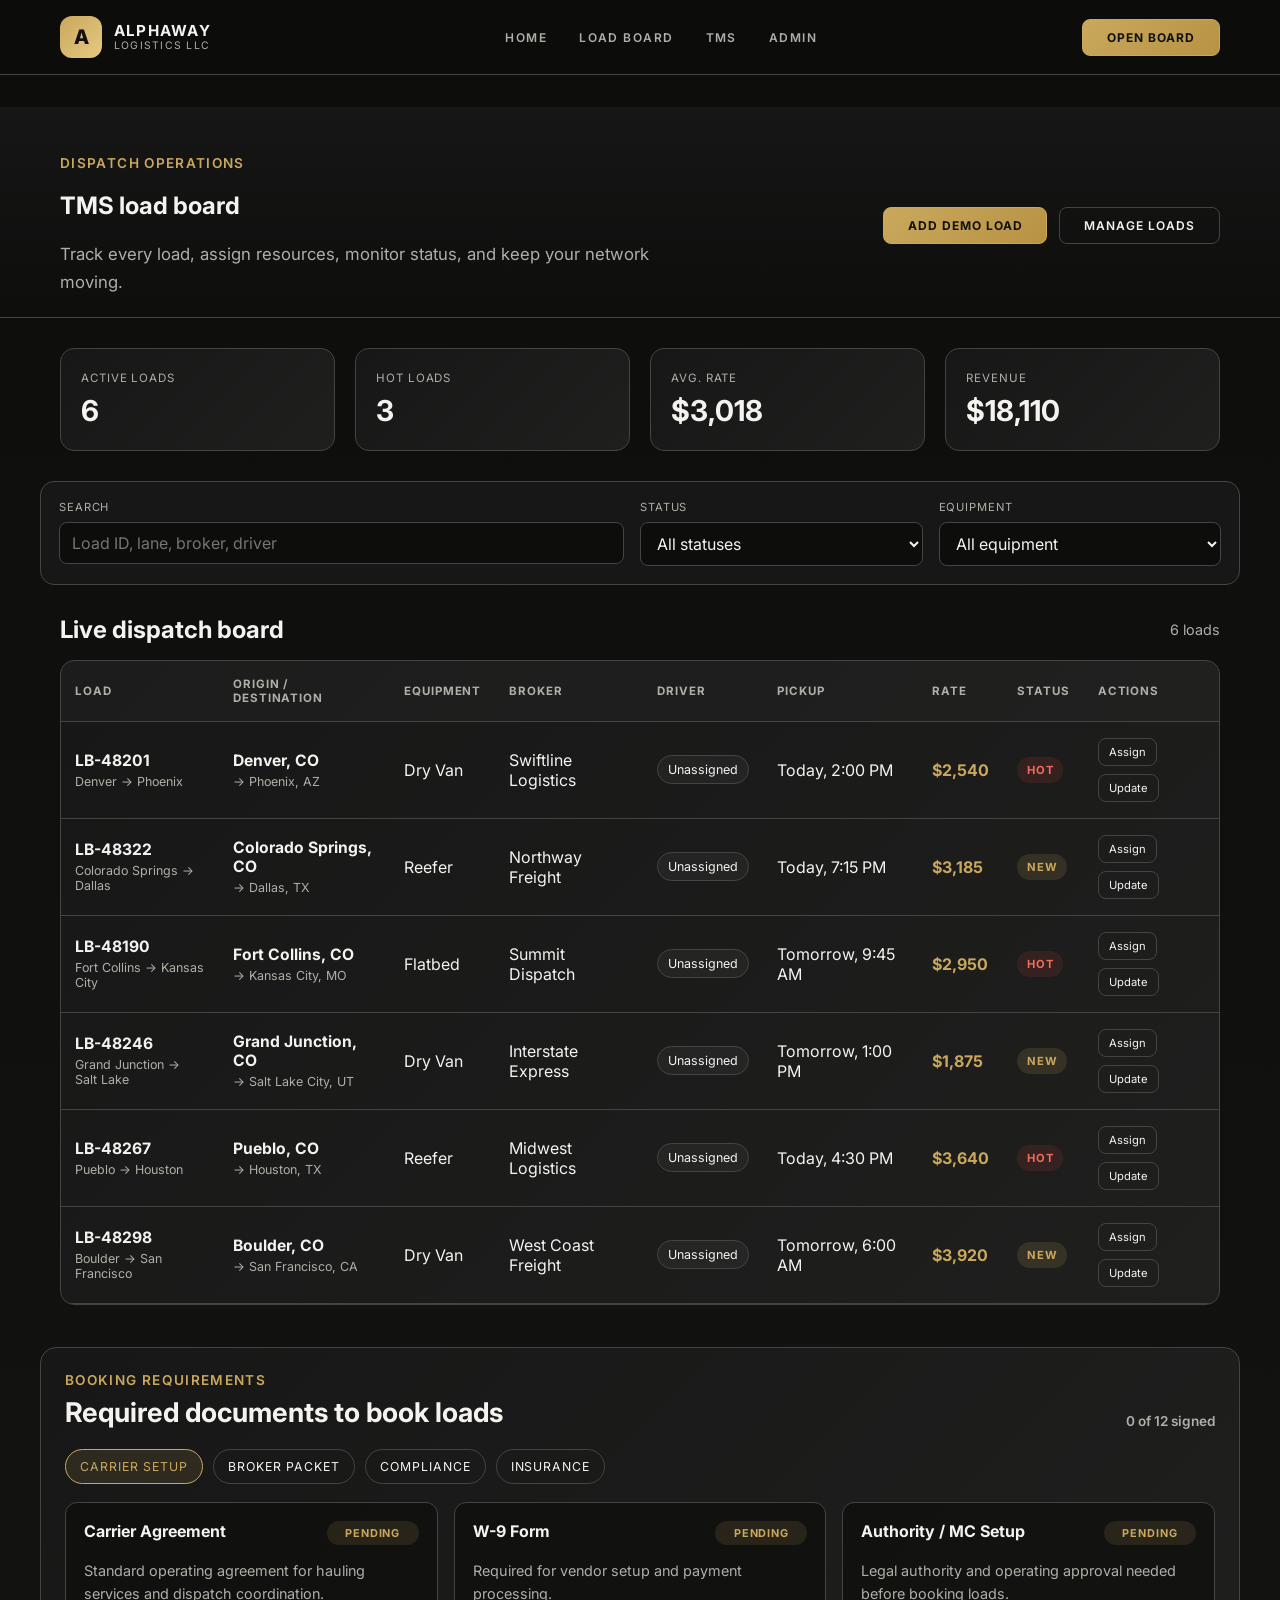
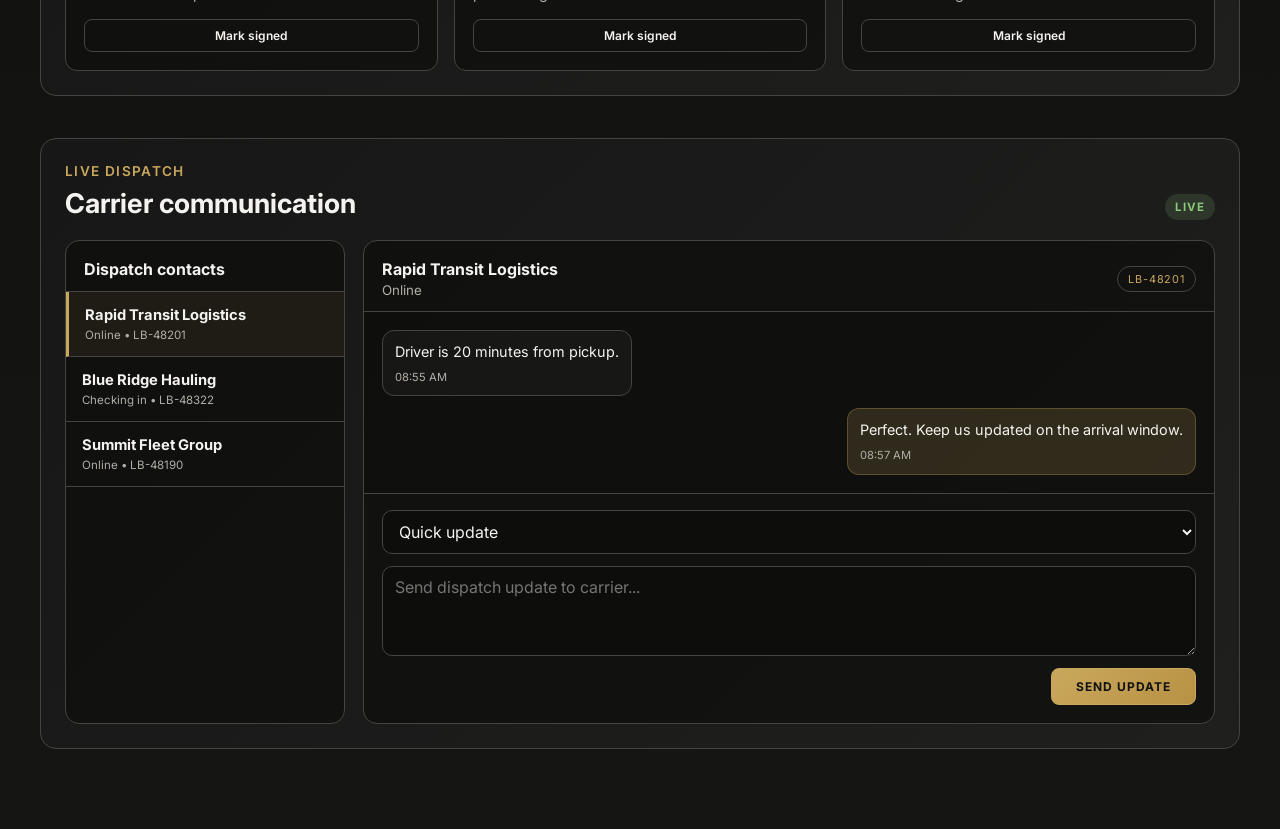
<file: tms.html>
<!DOCTYPE html>
<html lang="en-US">
<head>
    <meta charset="UTF-8">
    <meta name="viewport" content="width=device-width, initial-scale=1">
    <meta name="description" content="Alphaway TMS dashboard for dispatch operations and live load management.">
    <title>TMS Dashboard | Alphaway Logistics</title>
    <link rel="preconnect" href="https://fonts.googleapis.com/">
    <link rel="preconnect" href="https://fonts.gstatic.com/" crossorigin="">
    <link href="https://fonts.googleapis.com/css2?family=Inter:wght@300;400;500;600;700;800&display=swap" rel="stylesheet">
    <link rel="stylesheet" href="./css/style.css">
    <link rel="stylesheet" href="./css/tms.css">
    <script src="./js/script.js" defer=""></script>
    <script src="./js/tms.js" defer=""></script>
</head>
<body class="tms-page">
    <header class="site-header">
        <div class="container nav-wrap">
            <a class="brand" href="/" aria-label="Alphaway Home">
                <span class="brand-mark">A</span>
                <span class="brand-copy">
                    <span class="brand-name">Alphaway</span>
                    <small>Logistics LLC</small>
                </span>
            </a>

            <nav class="site-nav" aria-label="Main site navigation">
                <a href="./index.html">Home</a>
                <a href="./loadboard.html">Load board</a>
                <a href="./tms.html" class="active">TMS</a>
                <a href="./admin.html">Admin</a>
            </nav>

            <div class="nav-actions">
                <a class="primary-button" href="./loadboard.html">Open board</a>
            </div>
        </div>
    </header>

    <main class="tms-main">
        <section class="tms-hero">
            <div class="container tms-hero-grid">
                <div>
                    <p class="eyebrow">Dispatch operations</p>
                    <h1>TMS load board</h1>
                    <p class="tms-subtitle">Track every load, assign resources, monitor status, and keep your network moving.</p>
                </div>
                <div class="tms-hero-actions">
                    <button id="add-demo-load" class="primary-button">Add demo load</button>
                    <a class="ghost-button" href="./admin.html">Manage loads</a>
                </div>
            </div>
        </section>

        <section class="container tms-overview">
            <div class="stat-card">
                <span class="stat-label">Active loads</span>
                <strong id="stat-active">0</strong>
            </div>
            <div class="stat-card">
                <span class="stat-label">Hot loads</span>
                <strong id="stat-hot">0</strong>
            </div>
            <div class="stat-card">
                <span class="stat-label">Avg. rate</span>
                <strong id="stat-rate">$0</strong>
            </div>
            <div class="stat-card">
                <span class="stat-label">Revenue</span>
                <strong id="stat-revenue">$0</strong>
            </div>
        </section>

        <section class="container tms-controls">
            <div class="filter-group wide">
                <label for="tms-search">Search</label>
                <input id="tms-search" type="search" placeholder="Load ID, lane, broker, driver">
            </div>
            <div class="filter-group">
                <label for="tms-status-filter">Status</label>
                <select id="tms-status-filter">
                    <option value="all">All statuses</option>
                    <option value="Hot">Hot</option>
                    <option value="New">New</option>
                    <option value="Available">Available</option>
                    <option value="Assigned">Assigned</option>
                    <option value="In Transit">In Transit</option>
                    <option value="Delivered">Delivered</option>
                </select>
            </div>
            <div class="filter-group">
                <label for="tms-equipment-filter">Equipment</label>
                <select id="tms-equipment-filter">
                    <option value="all">All equipment</option>
                    <option value="Dry Van">Dry Van</option>
                    <option value="Reefer">Reefer</option>
                    <option value="Flatbed">Flatbed</option>
                    <option value="Tanker">Tanker</option>
                    <option value="Specialized">Specialized</option>
                </select>
            </div>
        </section>

        <section class="container tms-board-wrap">
            <div class="board-header">
                <h2>Live dispatch board</h2>
                <span id="results-count">0 loads</span>
            </div>

            <div class="table-wrap">
                <table class="tms-table">
                    <thead>
                        <tr>
                            <th>Load</th>
                            <th>Origin / Destination</th>
                            <th>Equipment</th>
                            <th>Broker</th>
                            <th>Driver</th>
                            <th>Pickup</th>
                            <th>Rate</th>
                            <th>Status</th>
                            <th>Actions</th>
                        </tr>
                    </thead>
                    <tbody id="tms-table-body"></tbody>
                </table>
            </div>
        </section>

        <section class="container doc-section">
            <div class="doc-header">
                <div>
                    <p class="eyebrow">Booking requirements</p>
                    <h2>Required documents to book loads</h2>
                </div>
                <span id="doc-progress" class="doc-progress">0 of 0 signed</span>
            </div>

            <div class="doc-tabs" id="doc-tabs" aria-label="Required document tabs"></div>
            <div id="doc-panel" class="doc-panel"></div>
        </section>

        <section class="container comm-section">
            <div class="comm-header">
                <div>
                    <p class="eyebrow">Live dispatch</p>
                    <h2>Carrier communication</h2>
                </div>
                <span class="comm-status online">Live</span>
            </div>

            <div class="comm-layout">
                <aside class="comm-sidebar">
                    <div class="comm-panel-header">
                        <h3>Dispatch contacts</h3>
                    </div>
                    <div id="carrier-list" class="carrier-list"></div>
                </aside>

                <div class="comm-chat-panel">
                    <div class="chat-header">
                        <div>
                            <strong id="chat-carrier-name">Carrier</strong>
                            <small id="chat-carrier-status">Online</small>
                        </div>
                        <span id="chat-load-tag" class="chat-load-tag">No load</span>
                    </div>

                    <div id="chat-thread" class="chat-thread" aria-live="polite"></div>

                    <form id="dispatch-message-form" class="dispatch-message-form">
                        <select id="message-template" aria-label="Message template">
                            <option value="">Quick update</option>
                            <option value="ETA updated. We are 20 minutes from pickup.">ETA updated</option>
                            <option value="Driver checked in and en route.">Driver checked in</option>
                            <option value="Need confirmation on pickup window.">Pickup confirmation</option>
                            <option value="Load delayed due to traffic; updating ETA.">Delay notice</option>
                            <option value="Delivery completed and paperwork uploaded.">Delivery completed</option>
                        </select>
                        <textarea id="message-input" rows="3" placeholder="Send dispatch update to carrier..."></textarea>
                        <div class="chat-actions">
                            <button type="submit" class="primary-button">Send update</button>
                        </div>
                    </form>
                </div>
            </div>
        </section>
    </main>
</body>
</html>
</file>
<file: css/style.css>
:root {
    --bg: #0d0d0c;
    --bg-2: #171716;
    --panel: #171717;
    --panel-alt: #1f1f1e;
    --panel-soft: #242421;
    --line: #444440;
    --text: #f5f3ef;
    --muted: #b1aea7;
    --muted-2: #8a857f;
    --accent: #c9a85d;
    --accent-strong: #b89244;
    --accent-soft: rgba(201, 168, 93, 0.12);
    --success: #8cc77b;
    --shadow: 0 18px 40px rgba(0, 0, 0, 0.28);
}

* {
    box-sizing: border-box;
}

html {
    scroll-behavior: smooth;
}

body {
    margin: 0;
    font-family: 'Inter', sans-serif;
    background: linear-gradient(180deg, #0d0d0c 0%, #151513 100%);
    color: var(--text);
}

button,
input,
select {
    font: inherit;
}

a {
    color: inherit;
    text-decoration: none;
}

.container {
    max-width: 1200px;
    margin: 0 auto;
    padding: 0 20px;
}

/* Header & Navigation */
.site-header {
    position: sticky;
    top: 0;
    z-index: 100;
    background: rgba(13, 13, 12, 0.95);
    border-bottom: 1px solid var(--line);
    backdrop-filter: blur(10px);
}

.nav-wrap {
    display: flex;
    align-items: center;
    justify-content: space-between;
    gap: 40px;
    padding: 16px 20px;
}

.brand {
    display: flex;
    align-items: center;
    gap: 12px;
    min-width: 180px;
    flex-shrink: 0;
}

.brand-mark {
    width: 42px;
    height: 42px;
    display: grid;
    place-items: center;
    border-radius: 12px;
    background: linear-gradient(135deg, var(--accent), #e7c982);
    color: #111111;
    font-size: 1.25rem;
    font-weight: 800;
    flex-shrink: 0;
}

.brand-copy {
    display: flex;
    flex-direction: column;
    line-height: 1.1;
}

.brand-name {
    font-size: 0.95rem;
    font-weight: 700;
    letter-spacing: 0.08em;
    text-transform: uppercase;
}

.brand-copy small {
    font-size: 0.65rem;
    color: var(--muted);
    letter-spacing: 0.12em;
    text-transform: uppercase;
}

.site-nav {
    display: flex;
    gap: 32px;
    flex: 1;
    justify-content: center;
}

.site-nav a {
    font-size: 0.75rem;
    font-weight: 600;
    letter-spacing: 0.12em;
    text-transform: uppercase;
    color: var(--muted);
    transition: color 0.3s ease;
}

.site-nav a:hover {
    color: var(--text);
}

.nav-actions {
    display: flex;
    gap: 16px;
    flex-shrink: 0;
}

/* Buttons */
.ghost-button,
.primary-button {
    padding: 10px 24px;
    border: 1px solid var(--line);
    border-radius: 8px;
    font-size: 0.75rem;
    font-weight: 600;
    letter-spacing: 0.08em;
    text-transform: uppercase;
    cursor: pointer;
    transition: all 0.3s ease;
    display: inline-block;
    text-align: center;
}

.ghost-button {
    background: transparent;
    color: var(--text);
}

.ghost-button:hover {
    background: var(--panel);
    border-color: var(--accent);
}

.primary-button {
    background: linear-gradient(135deg, var(--accent), var(--accent-strong));
    color: #111111;
    border-color: var(--accent);
    font-weight: 700;
}

.primary-button:hover {
    transform: translateY(-2px);
    box-shadow: 0 8px 24px rgba(201, 168, 93, 0.25);
}

.primary-button.wide,
.ghost-button.wide {
    width: 100%;
    display: block;
}

/* Hero Section */
.hero {
    padding: 60px 0;
}

.hero-grid {
    display: grid;
    grid-template-columns: 1fr 1fr;
    gap: 60px;
    align-items: center;
}

.hero-copy h1 {
    font-size: 3rem;
    line-height: 1.2;
    margin: 16px 0;
    font-weight: 800;
}

.eyebrow {
    font-size: 0.85rem;
    color: var(--accent);
    font-weight: 600;
    letter-spacing: 0.1em;
    text-transform: uppercase;
    margin: 0 0 8px 0;
}

.hero-subtitle {
    font-size: 1.1rem;
    color: var(--muted);
    line-height: 1.6;
    margin: 16px 0;
}

.cta-row {
    display: flex;
    gap: 16px;
    margin: 32px 0;
}

.hero-metrics {
    list-style: none;
    padding: 0;
    margin: 32px 0 0 0;
    display: grid;
    grid-template-columns: repeat(3, 1fr);
    gap: 24px;
}

.hero-metrics li {
    display: flex;
    flex-direction: column;
    gap: 4px;
}

.hero-metrics strong {
    font-size: 1.5rem;
    color: var(--accent);
}

.hero-metrics span {
    font-size: 0.8rem;
    color: var(--muted);
}

/* Hero Panel */
.hero-panel {
    background: linear-gradient(135deg, var(--panel) 0%, var(--panel-alt) 100%);
    border: 1px solid var(--line);
    border-radius: 16px;
    padding: 24px;
    box-shadow: var(--shadow);
}

.panel-topbar {
    display: flex;
    justify-content: space-between;
    align-items: center;
    margin-bottom: 24px;
    padding-bottom: 16px;
    border-bottom: 1px solid var(--line);
    font-size: 0.8rem;
    color: var(--muted);
}

.status-pill {
    background: var(--accent-soft);
    color: var(--accent);
    padding: 4px 12px;
    border-radius: 20px;
    font-weight: 600;
    font-size: 0.7rem;
}

.route-summary {
    display: grid;
    grid-template-columns: 1fr 1fr;
    gap: 16px;
    margin-bottom: 24px;
    padding-bottom: 24px;
    border-bottom: 1px solid var(--line);
}

.route-summary div {
    display: flex;
    flex-direction: column;
    gap: 4px;
}

.route-summary span {
    font-size: 0.75rem;
    color: var(--muted);
    text-transform: uppercase;
}

.route-summary strong {
    font-size: 0.95rem;
}

.mini-lane-list {
    display: flex;
    flex-direction: column;
    gap: 12px;
    margin-bottom: 24px;
    padding-bottom: 24px;
    border-bottom: 1px solid var(--line);
}

.mini-lane-list div {
    display: flex;
    justify-content: space-between;
    align-items: center;
    font-size: 0.9rem;
}

.mini-lane-list strong {
    color: var(--success);
}

.panel-footer {
    display: flex;
    flex-direction: column;
    gap: 4px;
}

.panel-footer span {
    font-size: 0.75rem;
    color: var(--muted);
    text-transform: uppercase;
}

.panel-footer strong {
    font-size: 0.95rem;
}

/* Feature Section */
.section-pad {
    padding: 80px 0;
}

.section-heading {
    margin-bottom: 60px;
}

.section-heading h2 {
    font-size: 2.5rem;
    line-height: 1.3;
    margin: 16px 0 0 0;
    font-weight: 800;
}

.section-heading.centered {
    text-align: center;
    max-width: 600px;
    margin-left: auto;
    margin-right: auto;
}

.feature-grid {
    display: grid;
    grid-template-columns: repeat(auto-fit, minmax(300px, 1fr));
    gap: 40px;
}

.feature-card {
    background: var(--panel);
    border: 1px solid var(--line);
    border-radius: 16px;
    padding: 40px 32px;
    transition: all 0.3s ease;
}

.feature-card:hover {
    border-color: var(--accent);
    transform: translateY(-4px);
}

.feature-icon {
    font-size: 2.5rem;
    font-weight: 800;
    color: var(--accent);
    margin-bottom: 16px;
}

.feature-card h3 {
    font-size: 1.25rem;
    margin: 0 0 12px 0;
}

.feature-card p {
    color: var(--muted);
    line-height: 1.6;
    margin: 0;
}

/* Pricing Section */
.pricing-grid {
    display: grid;
    grid-template-columns: repeat(auto-fit, minmax(320px, 1fr));
    gap: 32px;
    max-width: 900px;
    margin: 0 auto;
}

.pricing-card {
    background: var(--panel);
    border: 1px solid var(--line);
    border-radius: 16px;
    padding: 40px;
    transition: all 0.3s ease;
}

.pricing-card.featured-plan {
    border-color: var(--accent);
    transform: scale(1.05);
    box-shadow: 0 0 30px rgba(201, 168, 93, 0.15);
}

.pricing-card:hover {
    border-color: var(--accent);
}

.pricing-header {
    margin-bottom: 24px;
    padding-bottom: 24px;
    border-bottom: 1px solid var(--line);
}

.plan-tag {
    display: inline-block;
    background: var(--accent-soft);
    color: var(--accent);
    padding: 4px 12px;
    border-radius: 20px;
    font-size: 0.7rem;
    font-weight: 600;
    margin-bottom: 12px;
}

.featured-tag {
    background: linear-gradient(135deg, var(--accent), var(--accent-strong));
    color: #111111;
}

.pricing-card h3 {
    font-size: 1.3rem;
    margin: 8px 0;
}

.price-row {
    display: flex;
    align-items: baseline;
    gap: 8px;
    margin-top: 16px;
}

.price {
    font-size: 2rem;
    font-weight: 800;
    color: var(--accent);
}

.period {
    color: var(--muted);
    font-size: 0.9rem;
}

.pricing-card ul {
    list-style: none;
    padding: 0;
    margin: 0 0 24px 0;
}

.pricing-card li {
    padding: 10px 0;
    border-bottom: 1px solid var(--line);
    font-size: 0.95rem;
    color: var(--text);
}

.pricing-card li:last-child {
    border-bottom: none;
}

/* Info Section */
.split-grid {
    display: grid;
    grid-template-columns: 1fr 1fr;
    gap: 60px;
    align-items: start;
}

.split-grid h2 {
    font-size: 2.2rem;
    line-height: 1.3;
    margin: 16px 0;
}

.split-grid p {
    color: var(--muted);
    line-height: 1.8;
    margin: 0;
    font-size: 1.05rem;
}

.mini-list {
    display: flex;
    flex-direction: column;
    gap: 32px;
}

.mini-list div {
    display: flex;
    flex-direction: column;
    gap: 4px;
}

.mini-list strong {
    font-size: 1rem;
    color: var(--text);
}

.mini-list span {
    font-size: 0.9rem;
    color: var(--muted);
}

/* Signup Section */
.signup-grid {
    display: grid;
    grid-template-columns: 1fr 1fr;
    gap: 60px;
    align-items: start;
}

.signup-copy h2 {
    font-size: 2.2rem;
    line-height: 1.3;
    margin: 16px 0;
}

.signup-copy p {
    color: var(--muted);
    line-height: 1.8;
    margin: 0;
    font-size: 1.05rem;
}

.signup-form {
    display: flex;
    flex-direction: column;
    gap: 20px;
    background: var(--panel);
    border: 1px solid var(--line);
    border-radius: 16px;
    padding: 40px;
}

.signup-form label {
    display: flex;
    flex-direction: column;
    gap: 6px;
}

.signup-form span {
    font-size: 0.8rem;
    font-weight: 600;
    text-transform: uppercase;
    color: var(--text);
}

.signup-form input,
.signup-form select {
    background: var(--bg);
    border: 1px solid var(--line);
    border-radius: 8px;
    padding: 12px 16px;
    color: var(--text);
    font-size: 0.95rem;
    transition: all 0.3s ease;
}

.signup-form input:focus,
.signup-form select:focus {
    outline: none;
    border-color: var(--accent);
    box-shadow: 0 0 0 3px rgba(201, 168, 93, 0.1);
}

.signup-form input::placeholder {
    color: var(--muted-2);
}

.signup-form button {
    margin-top: 8px;
}

.notice-box,
.agreement-document,
.onboarding-form {
    background: var(--panel);
    border: 1px solid var(--line);
    border-radius: 16px;
    padding: 32px;
    box-shadow: var(--shadow);
}

.notice-box h2,
.agreement-document h3,
.form-section h3 {
    margin-top: 0;
}

.notice-box p,
.agreement-document p,
.agreement-document li,
.onboarding-form label,
.form-note {
    color: var(--muted);
    line-height: 1.7;
}

.legal-page {
    max-width: 980px;
}

.agreement-document {
    margin-top: 24px;
}

.agreement-document h3 {
    margin-top: 24px;
    font-size: 1.1rem;
    color: var(--text);
}

.agreement-document ul {
    padding-left: 20px;
}

.legal-actions {
    margin-top: 28px;
    align-items: center;
}

.form-grid {
    display: grid;
    gap: 20px;
}

.two-col {
    grid-template-columns: repeat(2, minmax(0, 1fr));
}

.onboarding-form {
    display: flex;
    flex-direction: column;
    gap: 24px;
}

.onboarding-form label {
    display: flex;
    flex-direction: column;
    gap: 8px;
    font-size: 0.9rem;
}

.onboarding-form label span {
    font-size: 0.78rem;
    font-weight: 700;
    letter-spacing: 0.08em;
    text-transform: uppercase;
    color: var(--text);
}

.onboarding-form input,
.onboarding-form select,
.onboarding-form textarea {
    background: var(--bg);
    border: 1px solid var(--line);
    border-radius: 8px;
    padding: 12px 16px;
    color: var(--text);
    font: inherit;
}

.onboarding-form textarea {
    resize: vertical;
    min-height: 120px;
}

.file-section {
    padding-top: 12px;
    border-top: 1px solid var(--line);
}

.file-section h3 {
    margin-bottom: 18px;
}

.upload-grid {
    display: grid;
    grid-template-columns: repeat(2, minmax(0, 1fr));
    gap: 20px;
}

.checkbox-row {
    flex-direction: row !important;
    align-items: flex-start;
    gap: 12px !important;
}

.checkbox-row input {
    width: 18px;
    height: 18px;
    margin-top: 4px;
}

.checkbox-row span {
    color: var(--text);
    line-height: 1.5;
}

.form-note {
    margin: 0;
    font-size: 0.85rem;
}

.board-source-note {
    margin: 8px 0 0;
    color: var(--muted);
    font-size: 0.9rem;
}

.form-status {
    margin: 0;
    color: var(--success);
    font-size: 0.9rem;
}

/* Footer */
.site-footer {
    background: var(--bg-2);
    border-top: 1px solid var(--line);
    padding: 60px 0 40px;
    margin-top: 80px;
}

.footer-grid {
    display: grid;
    grid-template-columns: 2fr 1fr 1fr 1fr;
    gap: 60px;
    margin-bottom: 40px;
}

.site-footer h3 {
    font-size: 0.9rem;
    font-weight: 700;
    text-transform: uppercase;
    margin: 0 0 16px 0;
}

.site-footer ul {
    list-style: none;
    padding: 0;
    margin: 0;
}

.site-footer li {
    margin-bottom: 12px;
    font-size: 0.95rem;
    color: var(--muted);
}

.site-footer a {
    transition: color 0.3s ease;
}

.site-footer a:hover {
    color: var(--accent);
}

.site-footer p {
    color: var(--muted);
    line-height: 1.6;
    margin: 12px 0 0 0;
}

/* Responsive */
@media (max-width: 768px) {
    .nav-wrap {
        flex-wrap: wrap;
        gap: 16px;
    }

    .site-nav {
        order: 3;
        flex-basis: 100%;
        gap: 16px;
        justify-content: flex-start;
    }

    .nav-actions {
        flex-basis: 100%;
        order: 4;
    }

    .hero-grid {
        grid-template-columns: 1fr;
        gap: 40px;
    }

    .hero-copy h1 {
        font-size: 2rem;
    }

    .cta-row {
        flex-direction: column;
    }

    .hero-metrics {
        grid-template-columns: 1fr;
    }

    .split-grid,
    .signup-grid,
    .footer-grid {
        grid-template-columns: 1fr;
        gap: 40px;
    }

    .pricing-card.featured-plan {
        transform: scale(1);
    }

    .section-heading h2 {
        font-size: 1.8rem;
    }

    .split-grid h2,
    .signup-copy h2 {
        font-size: 1.8rem;
    }
}
</file>
<file: css/admin.css>
/* Admin Panel Styles */

.admin-page {
    background: linear-gradient(180deg, #0d0d0c 0%, #151513 100%);
}

.admin-main {
    padding: 60px 0;
    min-height: calc(100vh - 300px);
}

.admin-header {
    text-align: center;
    margin-bottom: 60px;
}

.admin-header h1 {
    font-size: 2.5rem;
    font-weight: 800;
    margin: 0 0 12px 0;
    color: var(--text);
}

.admin-header p {
    font-size: 1.1rem;
    color: var(--muted);
    margin: 0;
}

.admin-grid {
    display: grid;
    grid-template-columns: 1fr 1fr;
    gap: 40px;
}

/* Sections */
.admin-section {
    background: linear-gradient(135deg, var(--panel) 0%, var(--panel-alt) 100%);
    border: 1px solid var(--line);
    border-radius: 16px;
    padding: 32px;
}

.admin-section h2 {
    font-size: 1.3rem;
    margin: 0 0 24px 0;
    color: var(--text);
    font-weight: 700;
}

.form-section {
    max-height: 100vh;
    overflow-y: auto;
}

.form-section::-webkit-scrollbar {
    width: 6px;
}

.form-section::-webkit-scrollbar-track {
    background: var(--bg);
    border-radius: 10px;
}

.form-section::-webkit-scrollbar-thumb {
    background: var(--line);
    border-radius: 10px;
}

.form-section::-webkit-scrollbar-thumb:hover {
    background: var(--accent);
}

/* Form */
.load-form {
    display: flex;
    flex-direction: column;
    gap: 20px;
}

.form-row {
    display: grid;
    grid-template-columns: 1fr 1fr;
    gap: 16px;
}

.form-row.full {
    grid-template-columns: 1fr;
}

.form-group {
    display: flex;
    flex-direction: column;
    gap: 6px;
}

.form-group label {
    font-size: 0.75rem;
    font-weight: 600;
    text-transform: uppercase;
    color: var(--text);
    letter-spacing: 0.08em;
}

.form-group input,
.form-group select {
    background: var(--bg);
    border: 1px solid var(--line);
    border-radius: 8px;
    padding: 12px 14px;
    color: var(--text);
    font-size: 0.95rem;
    transition: all 0.3s ease;
    font-family: 'Inter', sans-serif;
}

.form-group input:focus,
.form-group select:focus {
    outline: none;
    border-color: var(--accent);
    box-shadow: 0 0 0 3px rgba(201, 168, 93, 0.1);
}

.form-group input::placeholder {
    color: var(--muted-2);
}

.form-actions {
    display: flex;
    gap: 12px;
    margin-top: 12px;
}

.form-actions button {
    flex: 1;
    padding: 12px 24px;
}

/* Loads List */
.section-header {
    display: flex;
    justify-content: space-between;
    align-items: center;
    margin-bottom: 24px;
    padding-bottom: 16px;
    border-bottom: 1px solid var(--line);
}

.section-actions {
    display: flex;
    gap: 8px;
}

.section-actions button {
    padding: 8px 16px;
    font-size: 0.7rem;
}

.section-actions button.danger {
    background: rgba(231, 76, 60, 0.15);
    border-color: #e74c3c;
    color: #e74c3c;
}

.section-actions button.danger:hover {
    background: #e74c3c;
    color: white;
}

.loads-admin-list {
    display: flex;
    flex-direction: column;
    gap: 12px;
    max-height: 100vh;
    overflow-y: auto;
}

.loads-admin-list::-webkit-scrollbar {
    width: 6px;
}

.loads-admin-list::-webkit-scrollbar-track {
    background: var(--bg);
    border-radius: 10px;
}

.loads-admin-list::-webkit-scrollbar-thumb {
    background: var(--line);
    border-radius: 10px;
}

.loads-admin-list::-webkit-scrollbar-thumb:hover {
    background: var(--accent);
}

.load-admin-card {
    background: var(--bg);
    border: 1px solid var(--line);
    border-radius: 12px;
    padding: 16px;
    display: flex;
    justify-content: space-between;
    align-items: center;
    gap: 16px;
    transition: all 0.3s ease;
}

.load-admin-card:hover {
    border-color: var(--accent);
    box-shadow: 0 4px 16px rgba(201, 168, 93, 0.1);
}

.load-admin-info {
    flex: 1;
    display: grid;
    grid-template-columns: auto 1fr auto;
    gap: 16px;
    align-items: center;
}

.load-admin-id {
    font-size: 0.7rem;
    font-weight: 700;
    text-transform: uppercase;
    color: var(--muted);
    letter-spacing: 0.12em;
    min-width: 60px;
    text-align: center;
}

.load-admin-details {
    display: grid;
    grid-template-columns: auto 1fr;
    gap: 12px;
    align-items: center;
}

.load-admin-route {
    display: flex;
    align-items: center;
    gap: 8px;
    font-size: 0.9rem;
}

.load-admin-status {
    display: inline-flex;
    align-items: center;
    justify-content: center;
    padding: 4px 10px;
    border-radius: 16px;
    font-size: 0.65rem;
    font-weight: 700;
    text-transform: uppercase;
}

.load-admin-status.hot {
    background: rgba(231, 76, 60, 0.15);
    color: #e74c3c;
}

.load-admin-status.new {
    background: var(--accent-soft);
    color: var(--accent);
}

.load-admin-status.available {
    background: rgba(140, 199, 123, 0.15);
    color: #8cc77b;
}

.load-admin-rate {
    font-size: 1.1rem;
    font-weight: 700;
    color: var(--accent);
    min-width: 100px;
    text-align: right;
}

.load-admin-actions {
    display: flex;
    gap: 8px;
}

.load-admin-actions button {
    padding: 8px 12px;
    font-size: 0.7rem;
    font-weight: 600;
    border-radius: 6px;
    background: transparent;
    border: 1px solid var(--line);
    color: var(--text);
    cursor: pointer;
    transition: all 0.3s ease;
}

.load-admin-actions button:hover {
    border-color: var(--accent);
    color: var(--accent);
}

.load-admin-actions button.delete:hover {
    border-color: #e74c3c;
    color: #e74c3c;
}

.empty-state {
    text-align: center;
    padding: 40px 20px;
    color: var(--muted);
}

.empty-state h3 {
    font-size: 1.1rem;
    margin: 0 0 8px 0;
}

.empty-state p {
    margin: 0;
    font-size: 0.9rem;
}

/* Modal for Editing */
.modal {
    display: none;
    position: fixed;
    top: 0;
    left: 0;
    right: 0;
    bottom: 0;
    background: rgba(0, 0, 0, 0.7);
    z-index: 1000;
    align-items: center;
    justify-content: center;
    backdrop-filter: blur(4px);
}

.modal.active {
    display: flex;
}

.modal-content {
    background: var(--panel);
    border: 1px solid var(--line);
    border-radius: 16px;
    padding: 32px;
    max-width: 500px;
    width: 90%;
    max-height: 90vh;
    overflow-y: auto;
    box-shadow: 0 20px 60px rgba(0, 0, 0, 0.5);
}

.modal-content h2 {
    margin: 0 0 24px 0;
    color: var(--text);
}

.modal-actions {
    display: flex;
    gap: 12px;
    margin-top: 24px;
}

.modal-actions button {
    flex: 1;
    padding: 12px 24px;
}

/* Responsive */
@media (max-width: 1024px) {
    .admin-grid {
        grid-template-columns: 1fr;
    }

    .form-row {
        grid-template-columns: 1fr;
    }

    .load-admin-info {
        grid-template-columns: 1fr;
    }

    .section-actions {
        flex-wrap: wrap;
    }

    .section-actions button {
        font-size: 0.65rem;
    }
}

@media (max-width: 768px) {
    .admin-header h1 {
        font-size: 1.8rem;
    }

    .admin-section {
        padding: 20px;
    }

    .load-admin-card {
        flex-direction: column;
        align-items: flex-start;
    }

    .load-admin-info {
        width: 100%;
    }

    .load-admin-actions {
        width: 100%;
    }

    .load-admin-actions button {
        flex: 1;
    }

    .modal-content {
        padding: 20px;
    }
}
</file>
<file: css/loadboard.css>
/* Loadboard Page Styles */

.loadboard-header {
    background: linear-gradient(180deg, var(--panel) 0%, var(--bg) 100%);
    border-bottom: 1px solid var(--line);
    padding: 60px 0 40px;
}

.header-content {
    margin-bottom: 40px;
}

.header-content h1 {
    font-size: 2.5rem;
    font-weight: 800;
    margin: 0 0 12px 0;
    line-height: 1.2;
}

.header-content p {
    font-size: 1.1rem;
    color: var(--muted);
    margin: 0;
    line-height: 1.6;
}

/* Filters */
.filters-section {
    display: grid;
    grid-template-columns: repeat(auto-fit, minmax(200px, 1fr));
    gap: 16px;
    background: var(--bg);
    border: 1px solid var(--line);
    border-radius: 12px;
    padding: 20px;
    align-items: flex-end;
}

.filter-group {
    display: flex;
    flex-direction: column;
    gap: 6px;
}

.filter-group label {
    font-size: 0.75rem;
    font-weight: 600;
    text-transform: uppercase;
    color: var(--text);
}

.filter-group input,
.filter-group select {
    background: var(--panel);
    border: 1px solid var(--line);
    border-radius: 8px;
    padding: 10px 12px;
    color: var(--text);
    font-size: 0.9rem;
    transition: all 0.3s ease;
}

.filter-group input::placeholder {
    color: var(--muted-2);
}

.filter-group input:focus,
.filter-group select:focus {
    outline: none;
    border-color: var(--accent);
    box-shadow: 0 0 0 3px rgba(201, 168, 93, 0.1);
}

.filter-group:last-child(n+5) {
    grid-column: auto;
}

#filter-btn,
#reset-btn {
    height: 40px;
}

/* Results */
.loadboard-content {
    padding: 60px 0;
}

.results-header {
    margin-bottom: 32px;
}

.results-header h2 {
    font-size: 1.5rem;
    margin: 0;
    color: var(--text);
}

/* Loads List */
.loads-list {
    display: grid;
    grid-template-columns: 1fr;
    gap: 16px;
}

.load-card {
    background: linear-gradient(135deg, var(--panel) 0%, var(--panel-alt) 100%);
    border: 1px solid var(--line);
    border-radius: 12px;
    padding: 24px;
    display: grid;
    grid-template-columns: auto 1fr auto auto;
    gap: 24px;
    align-items: center;
    transition: all 0.3s ease;
    cursor: pointer;
}

.load-card:hover {
    border-color: var(--accent);
    box-shadow: 0 8px 24px rgba(201, 168, 93, 0.12);
}

.load-card.hot {
    border-left: 4px solid #e74c3c;
}

.load-card.new {
    border-left: 4px solid var(--accent);
}

.load-id {
    font-size: 0.75rem;
    font-weight: 700;
    text-transform: uppercase;
    color: var(--muted);
    writing-mode: vertical-rl;
    text-orientation: mixed;
    letter-spacing: 0.1em;
    min-width: 40px;
    text-align: center;
}

.load-route {
    display: grid;
    grid-template-columns: 1fr auto 1fr;
    gap: 16px;
    align-items: center;
}

.route-endpoint {
    display: flex;
    flex-direction: column;
    gap: 4px;
}

.endpoint-label {
    font-size: 0.7rem;
    color: var(--muted);
    text-transform: uppercase;
    font-weight: 600;
    letter-spacing: 0.08em;
}

.endpoint-city {
    font-size: 1.1rem;
    font-weight: 600;
}

.route-arrow {
    color: var(--muted-2);
    font-size: 1.2rem;
}

.load-details {
    display: grid;
    grid-template-columns: repeat(auto-fit, minmax(120px, 1fr));
    gap: 16px;
}

.detail-item {
    display: flex;
    flex-direction: column;
    gap: 4px;
}

.detail-label {
    font-size: 0.7rem;
    color: var(--muted);
    text-transform: uppercase;
    font-weight: 600;
    letter-spacing: 0.08em;
}

.detail-value {
    font-size: 0.95rem;
    color: var(--text);
}

.detail-value.rate {
    font-size: 1.3rem;
    font-weight: 700;
    color: var(--accent);
}

.detail-value.status {
    display: inline-flex;
    align-items: center;
    justify-content: center;
    padding: 4px 12px;
    border-radius: 20px;
    font-size: 0.75rem;
    font-weight: 600;
    text-transform: uppercase;
}

.detail-value.status.hot {
    background: rgba(231, 76, 60, 0.15);
    color: #e74c3c;
}

.detail-value.status.new {
    background: var(--accent-soft);
    color: var(--accent);
}

.load-action {
    display: flex;
    flex-direction: column;
    gap: 8px;
    align-items: center;
}

.action-button {
    padding: 10px 20px;
    border: 1px solid var(--line);
    background: var(--bg);
    border-radius: 8px;
    color: var(--text);
    font-size: 0.75rem;
    font-weight: 600;
    text-transform: uppercase;
    cursor: pointer;
    transition: all 0.3s ease;
    white-space: nowrap;
}

.action-button:hover {
    background: var(--panel);
    border-color: var(--accent);
    color: var(--accent);
}

.action-button.primary {
    background: linear-gradient(135deg, var(--accent), var(--accent-strong));
    color: #111111;
    border-color: var(--accent);
}

.action-button.primary:hover {
    transform: translateY(-2px);
    box-shadow: 0 4px 12px rgba(201, 168, 93, 0.25);
}

/* Empty State */
.empty-state {
    text-align: center;
    padding: 60px 20px;
    background: var(--panel);
    border: 1px solid var(--line);
    border-radius: 12px;
    margin-top: 32px;
}

.empty-state h3 {
    font-size: 1.5rem;
    margin: 0 0 8px 0;
    color: var(--text);
}

.empty-state p {
    color: var(--muted);
    margin: 0;
}

/* Responsive */
@media (max-width: 1024px) {
    .load-card {
        grid-template-columns: 1fr;
        gap: 16px;
    }

    .load-id {
        writing-mode: initial;
        min-width: auto;
    }

    .load-details {
        grid-template-columns: repeat(3, 1fr);
    }

    .load-action {
        flex-direction: row;
    }
}

@media (max-width: 768px) {
    .loadboard-header {
        padding: 40px 0 30px;
    }

    .header-content h1 {
        font-size: 1.8rem;
    }

    .filters-section {
        grid-template-columns: 1fr;
    }

    .load-card {
        grid-template-columns: 1fr;
    }

    .load-details {
        grid-template-columns: repeat(2, 1fr);
    }

    .load-route {
        grid-template-columns: 1fr;
    }

    .route-arrow {
        display: none;
    }

    .action-button {
        width: 100%;
    }
}
</file>
<file: css/tms.css>
:root {
    --tms-panel: #171717;
    --tms-panel-alt: #1f1f1e;
    --tms-line: #444440;
    --tms-text: #f5f3ef;
    --tms-muted: #b1aea7;
    --tms-accent: #c9a85d;
    --tms-success: #8cc77b;
    --tms-danger: #e74c3c;
}

.tms-main {
    padding: 32px 0 80px;
}

.tms-hero {
    padding: 48px 0 20px;
    border-bottom: 1px solid var(--line);
    background: linear-gradient(180deg, rgba(23, 23, 23, 0.9), rgba(13, 13, 12, 0.5));
}

.tms-hero-grid {
    display: flex;
    justify-content: space-between;
    align-items: center;
    gap: 24px;
}

.tms-subtitle {
    max-width: 650px;
    color: var(--muted);
    margin: 12px 0 0;
    font-size: 1.05rem;
    line-height: 1.7;
}

.tms-hero-actions {
    display: flex;
    gap: 12px;
    flex-wrap: wrap;
}

.tms-overview {
    display: grid;
    grid-template-columns: repeat(4, minmax(160px, 1fr));
    gap: 20px;
    margin-top: 30px;
}

.stat-card {
    background: linear-gradient(135deg, var(--panel), var(--panel-alt));
    border: 1px solid var(--line);
    border-radius: 14px;
    padding: 22px 20px;
    display: flex;
    flex-direction: column;
    gap: 8px;
}

.stat-label {
    color: var(--muted);
    font-size: 0.72rem;
    text-transform: uppercase;
    letter-spacing: 0.08em;
}

.stat-card strong {
    font-size: 1.8rem;
    color: var(--text);
}

.tms-controls {
    margin-top: 30px;
    display: grid;
    grid-template-columns: 2fr 1fr 1fr;
    gap: 16px;
    background: var(--panel);
    border: 1px solid var(--line);
    border-radius: 14px;
    padding: 18px;
}

.filter-group {
    display: flex;
    flex-direction: column;
    gap: 8px;
}

.filter-group label {
    font-size: 0.7rem;
    text-transform: uppercase;
    letter-spacing: 0.08em;
    color: var(--muted);
}

.filter-group input,
.filter-group select {
    background: var(--bg);
    border: 1px solid var(--line);
    border-radius: 8px;
    min-height: 42px;
    padding: 10px 12px;
    color: var(--text);
}

.filter-group input:focus,
.filter-group select:focus {
    outline: none;
    border-color: var(--accent);
    box-shadow: 0 0 0 3px rgba(201, 168, 93, 0.08);
}

.tms-board-wrap {
    margin-top: 30px;
}

.board-header {
    display: flex;
    justify-content: space-between;
    align-items: center;
    margin-bottom: 16px;
}

.board-header h2 {
    margin: 0;
    font-size: 1.5rem;
}

#results-count {
    color: var(--muted);
    font-size: 0.9rem;
}

.table-wrap {
    overflow-x: auto;
    background: linear-gradient(135deg, var(--panel), var(--panel-alt));
    border: 1px solid var(--line);
    border-radius: 14px;
}

.tms-table {
    width: 100%;
    border-collapse: collapse;
    min-width: 1000px;
}

.tms-table th,
.tms-table td {
    padding: 16px 14px;
    text-align: left;
    border-bottom: 1px solid var(--line);
    vertical-align: middle;
}

.tms-table th {
    font-size: 0.72rem;
    text-transform: uppercase;
    letter-spacing: 0.08em;
    color: var(--muted);
    background: rgba(255, 255, 255, 0.02);
}

.tms-table tbody tr:hover {
    background: rgba(201, 168, 93, 0.04);
}

.load-pill {
    display: inline-block;
    padding: 6px 10px;
    border-radius: 999px;
    font-size: 0.7rem;
    font-weight: 700;
    text-transform: uppercase;
    letter-spacing: 0.06em;
}

.load-pill.hot {
    background: rgba(231, 76, 60, 0.12);
    color: #f26b5d;
}

.load-pill.new {
    background: rgba(201, 168, 93, 0.14);
    color: var(--accent);
}

.load-pill.available {
    background: rgba(140, 199, 123, 0.15);
    color: var(--success);
}

.load-pill.assigned {
    background: rgba(73, 128, 224, 0.12);
    color: #8ab4ff;
}

.load-pill.in-transit {
    background: rgba(146, 94, 255, 0.12);
    color: #c2a7ff;
}

.load-pill.delivered {
    background: rgba(140, 199, 123, 0.12);
    color: var(--success);
}

.route-stack {
    display: flex;
    flex-direction: column;
    gap: 4px;
}

.route-stack strong {
    font-size: 0.98rem;
}

.route-stack small {
    color: var(--muted);
    font-size: 0.78rem;
}

.driver-chip {
    display: inline-flex;
    align-items: center;
    background: rgba(255, 255, 255, 0.04);
    border: 1px solid var(--line);
    border-radius: 999px;
    padding: 6px 10px;
    font-size: 0.78rem;
    color: var(--text);
}

.rate-cell {
    font-weight: 700;
    color: var(--accent);
}

.row-actions {
    display: flex;
    flex-wrap: wrap;
    gap: 8px;
}

.row-actions button {
    border: 1px solid var(--line);
    background: transparent;
    color: var(--text);
    border-radius: 8px;
    padding: 6px 10px;
    font-size: 0.7rem;
    cursor: pointer;
    transition: all 0.2s ease;
}

.row-actions button:hover {
    border-color: var(--accent);
    color: var(--accent);
}

.empty-state {
    text-align: center;
    padding: 32px 20px;
    color: var(--muted);
}

.comm-section {
    margin-top: 42px;
    background: linear-gradient(135deg, var(--panel), var(--panel-alt));
    border: 1px solid var(--line);
    border-radius: 16px;
    padding: 24px;
}

.comm-header,
.doc-header {
    display: flex;
    justify-content: space-between;
    align-items: end;
    gap: 16px;
    margin-bottom: 20px;
}

.comm-header h2,
.doc-header h2 {
    margin: 0;
    font-size: 1.7rem;
}

.comm-status {
    display: inline-flex;
    align-items: center;
    justify-content: center;
    border-radius: 999px;
    padding: 6px 10px;
    background: rgba(140, 199, 123, 0.15);
    color: var(--success);
    font-size: 0.72rem;
    text-transform: uppercase;
    letter-spacing: 0.08em;
    font-weight: 700;
}

.comm-layout {
    display: grid;
    grid-template-columns: 280px 1fr;
    gap: 18px;
}

.comm-sidebar,
.comm-chat-panel {
    background: rgba(13, 13, 12, 0.7);
    border: 1px solid var(--line);
    border-radius: 14px;
    overflow: hidden;
}

.comm-panel-header {
    padding: 18px 18px 12px;
    border-bottom: 1px solid var(--line);
}

.comm-panel-header h3 {
    margin: 0;
    font-size: 1rem;
}

.carrier-list {
    display: flex;
    flex-direction: column;
}

.carrier-item {
    width: 100%;
    background: transparent;
    color: var(--text);
    border: 0;
    border-bottom: 1px solid var(--line);
    padding: 14px 16px;
    text-align: left;
    cursor: pointer;
    transition: all 0.2s ease;
}

.carrier-item:hover,
.carrier-item.active {
    background: rgba(201, 168, 93, 0.08);
    border-left: 3px solid var(--accent);
}

.carrier-item strong,
.carrier-item span {
    display: block;
}

.carrier-item strong {
    font-size: 0.92rem;
}

.carrier-item span {
    color: var(--muted);
    font-size: 0.72rem;
    margin-top: 4px;
}

.comm-chat-panel {
    display: flex;
    flex-direction: column;
    min-height: 480px;
}

.chat-header {
    display: flex;
    justify-content: space-between;
    align-items: center;
    gap: 12px;
    padding: 18px 18px 12px;
    border-bottom: 1px solid var(--line);
}

.chat-header strong {
    display: block;
    font-size: 1rem;
}

.chat-header small {
    color: var(--muted);
}

.chat-load-tag {
    border: 1px solid var(--line);
    border-radius: 999px;
    padding: 5px 10px;
    font-size: 0.68rem;
    text-transform: uppercase;
    letter-spacing: 0.08em;
    color: var(--accent);
}

.chat-thread {
    flex: 1;
    padding: 18px;
    display: flex;
    flex-direction: column;
    gap: 12px;
    overflow-y: auto;
    background: rgba(0, 0, 0, 0.1);
}

.chat-message {
    max-width: 80%;
    padding: 10px 12px;
    border-radius: 12px;
    font-size: 0.9rem;
    line-height: 1.5;
}

.chat-message.outgoing {
    margin-left: auto;
    background: rgba(201, 168, 93, 0.18);
    border: 1px solid rgba(201, 168, 93, 0.3);
}

.chat-message.incoming {
    margin-right: auto;
    background: rgba(255, 255, 255, 0.03);
    border: 1px solid var(--line);
}

.chat-message small {
    display: block;
    margin-top: 6px;
    color: var(--muted);
    font-size: 0.7rem;
}

.dispatch-message-form {
    padding: 16px 18px 18px;
    border-top: 1px solid var(--line);
    display: flex;
    flex-direction: column;
    gap: 12px;
}

.dispatch-message-form select,
.dispatch-message-form textarea {
    width: 100%;
    border: 1px solid var(--line);
    background: var(--bg);
    border-radius: 10px;
    padding: 10px 12px;
    color: var(--text);
    resize: vertical;
    font: inherit;
}

.dispatch-message-form textarea {
    min-height: 90px;
}

.chat-actions {
    display: flex;
    justify-content: flex-end;
}

.doc-section {
    margin-top: 42px;
    background: linear-gradient(135deg, var(--panel), var(--panel-alt));
    border: 1px solid var(--line);
    border-radius: 16px;
    padding: 24px;
}

.doc-header {
    display: flex;
    justify-content: space-between;
    align-items: end;
    gap: 16px;
    margin-bottom: 20px;
}

.doc-header h2 {
    margin: 0;
    font-size: 1.7rem;
}

.doc-progress {
    color: var(--muted);
    font-size: 0.85rem;
    font-weight: 600;
}

.doc-tabs {
    display: flex;
    flex-wrap: wrap;
    gap: 10px;
    margin-bottom: 18px;
}

.doc-tab {
    border: 1px solid var(--line);
    background: transparent;
    color: var(--text);
    border-radius: 999px;
    padding: 9px 14px;
    font-size: 0.77rem;
    text-transform: uppercase;
    letter-spacing: 0.08em;
    cursor: pointer;
    transition: all 0.2s ease;
}

.doc-tab.active {
    background: rgba(201, 168, 93, 0.12);
    border-color: var(--accent);
    color: var(--accent);
}

.doc-panel {
    display: grid;
    grid-template-columns: repeat(auto-fit, minmax(240px, 1fr));
    gap: 16px;
}

.doc-card {
    background: rgba(13, 13, 12, 0.7);
    border: 1px solid var(--line);
    border-radius: 12px;
    padding: 18px;
    display: flex;
    flex-direction: column;
    gap: 14px;
}

.doc-card-header {
    display: flex;
    justify-content: space-between;
    gap: 12px;
    align-items: flex-start;
}

.doc-card h3 {
    margin: 0;
    font-size: 1rem;
}

.doc-card p {
    margin: 0;
    color: var(--muted);
    line-height: 1.6;
    font-size: 0.9rem;
}

.doc-status {
    display: inline-flex;
    align-items: center;
    justify-content: center;
    border-radius: 999px;
    padding: 5px 10px;
    min-width: 92px;
    font-size: 0.68rem;
    text-transform: uppercase;
    letter-spacing: 0.08em;
    font-weight: 700;
}

.doc-status.signed {
    background: rgba(140, 199, 123, 0.15);
    color: var(--success);
}

.doc-status.pending {
    background: rgba(201, 168, 93, 0.12);
    color: var(--accent);
}

.doc-toggle {
    border: 1px solid var(--line);
    background: transparent;
    color: var(--text);
    border-radius: 8px;
    padding: 8px 10px;
    cursor: pointer;
    font-size: 0.75rem;
    font-weight: 600;
}

.doc-toggle:hover {
    border-color: var(--accent);
    color: var(--accent);
}

@media (max-width: 900px) {

    .tms-hero-grid,
    .tms-controls,
    .tms-overview {
        grid-template-columns: 1fr;
        flex-direction: column;
        display: grid;
    }

    .tms-overview {
        grid-template-columns: repeat(2, minmax(140px, 1fr));
    }
}

@media (max-width: 640px) {
    .tms-overview {
        grid-template-columns: 1fr;
    }

    .board-header {
        flex-direction: column;
        align-items: flex-start;
        gap: 8px;
    }
}
</file>
